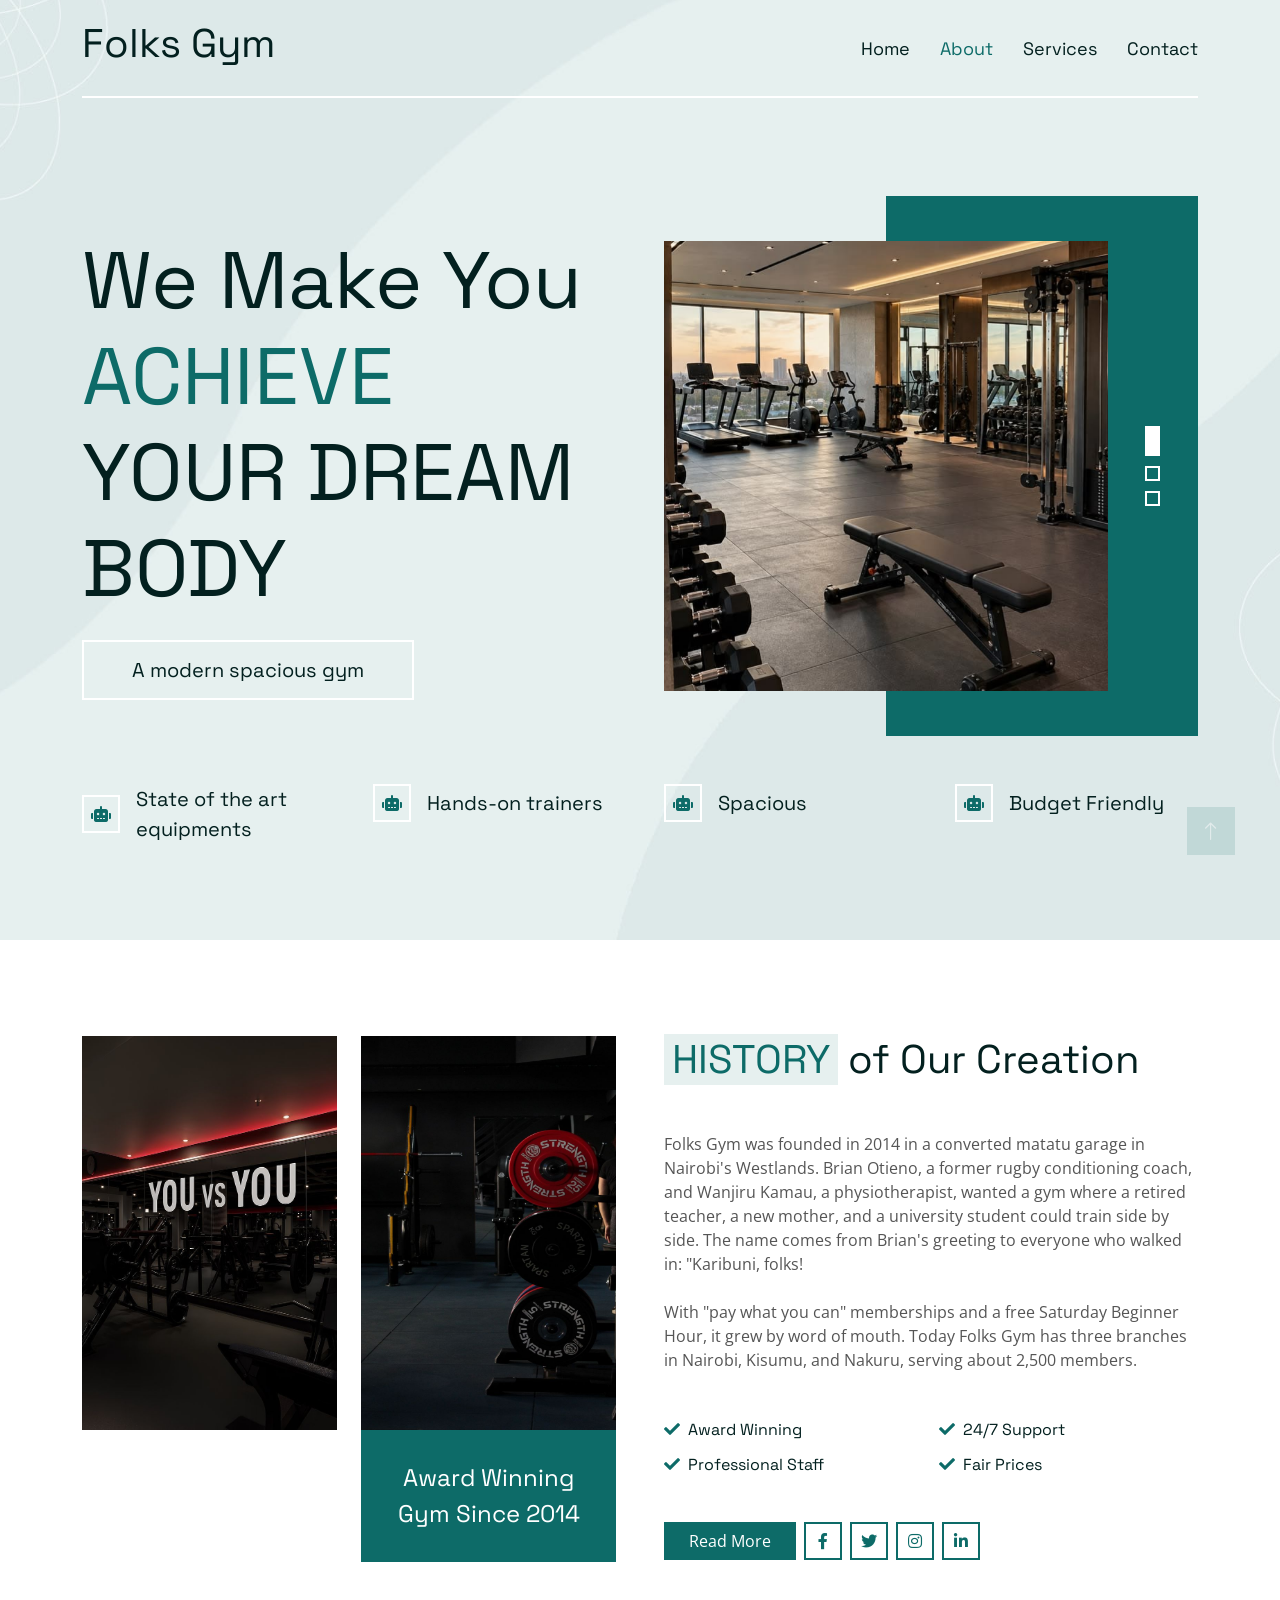
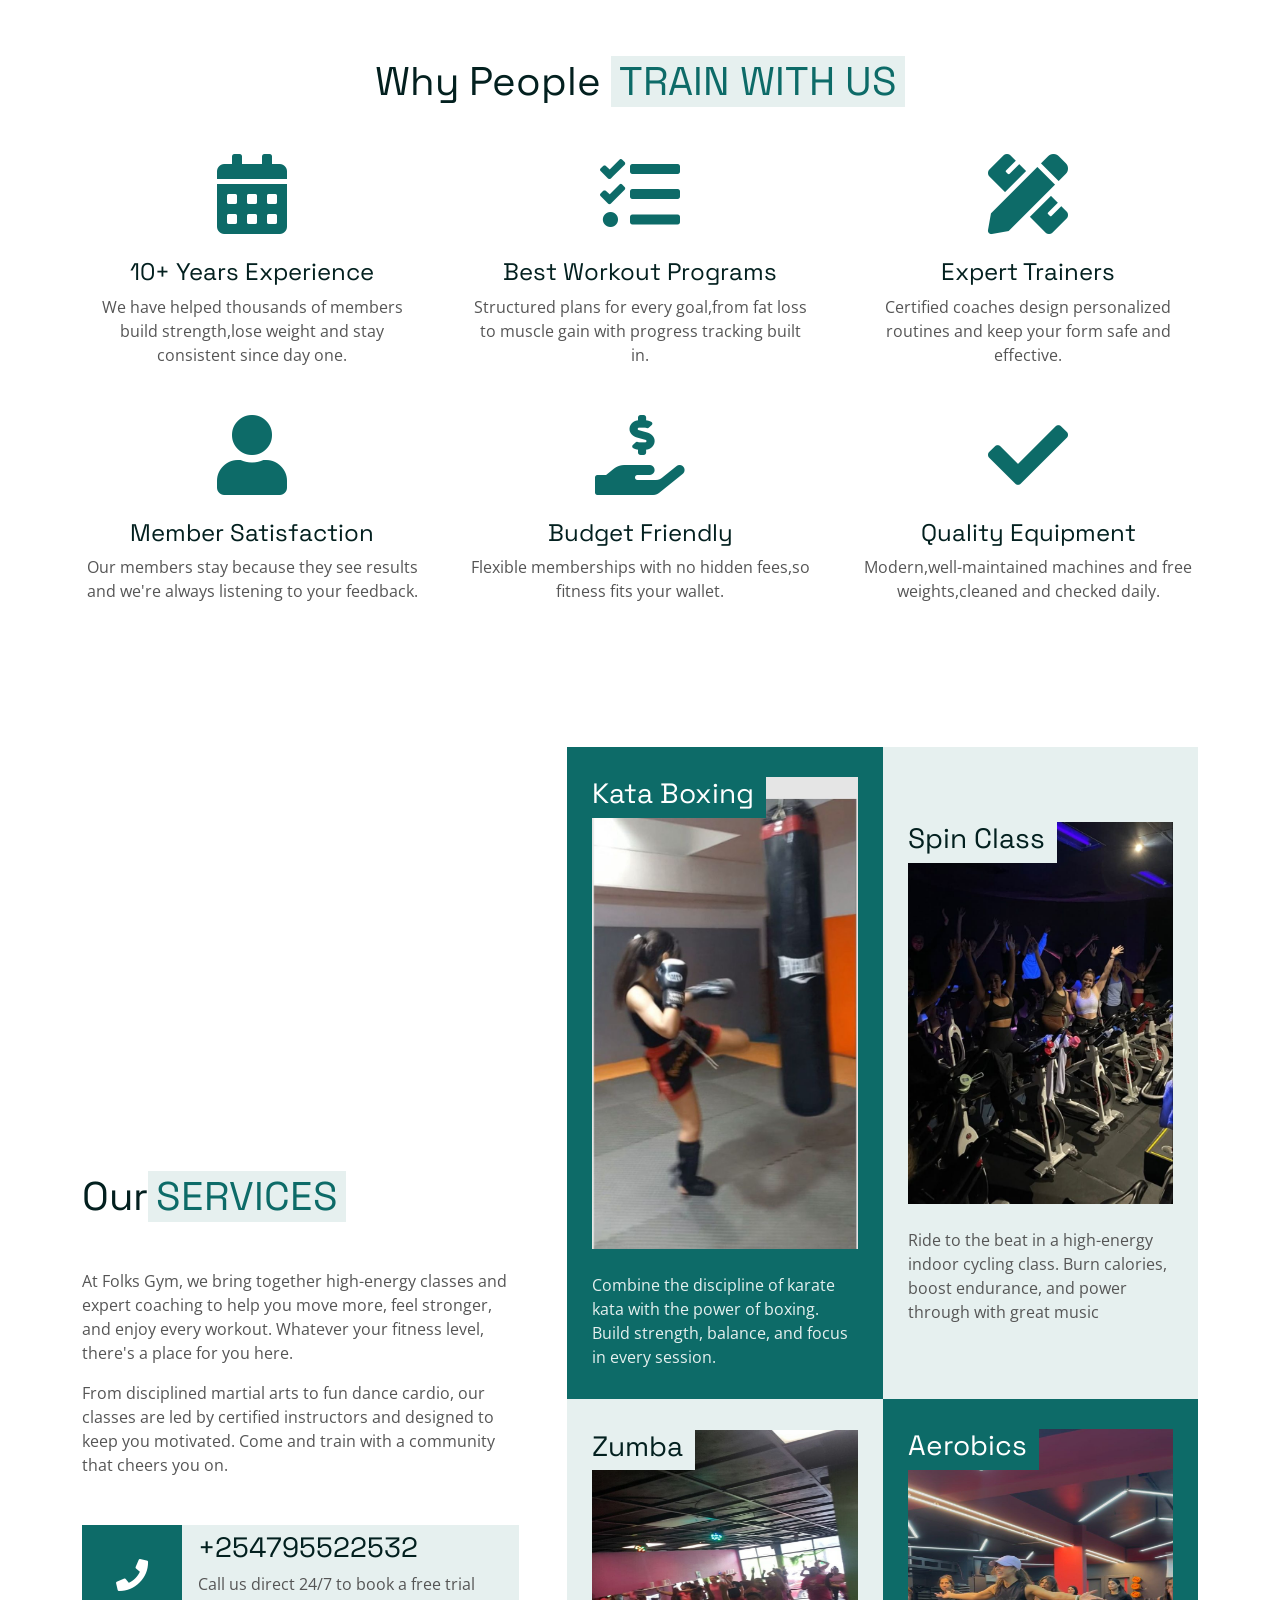
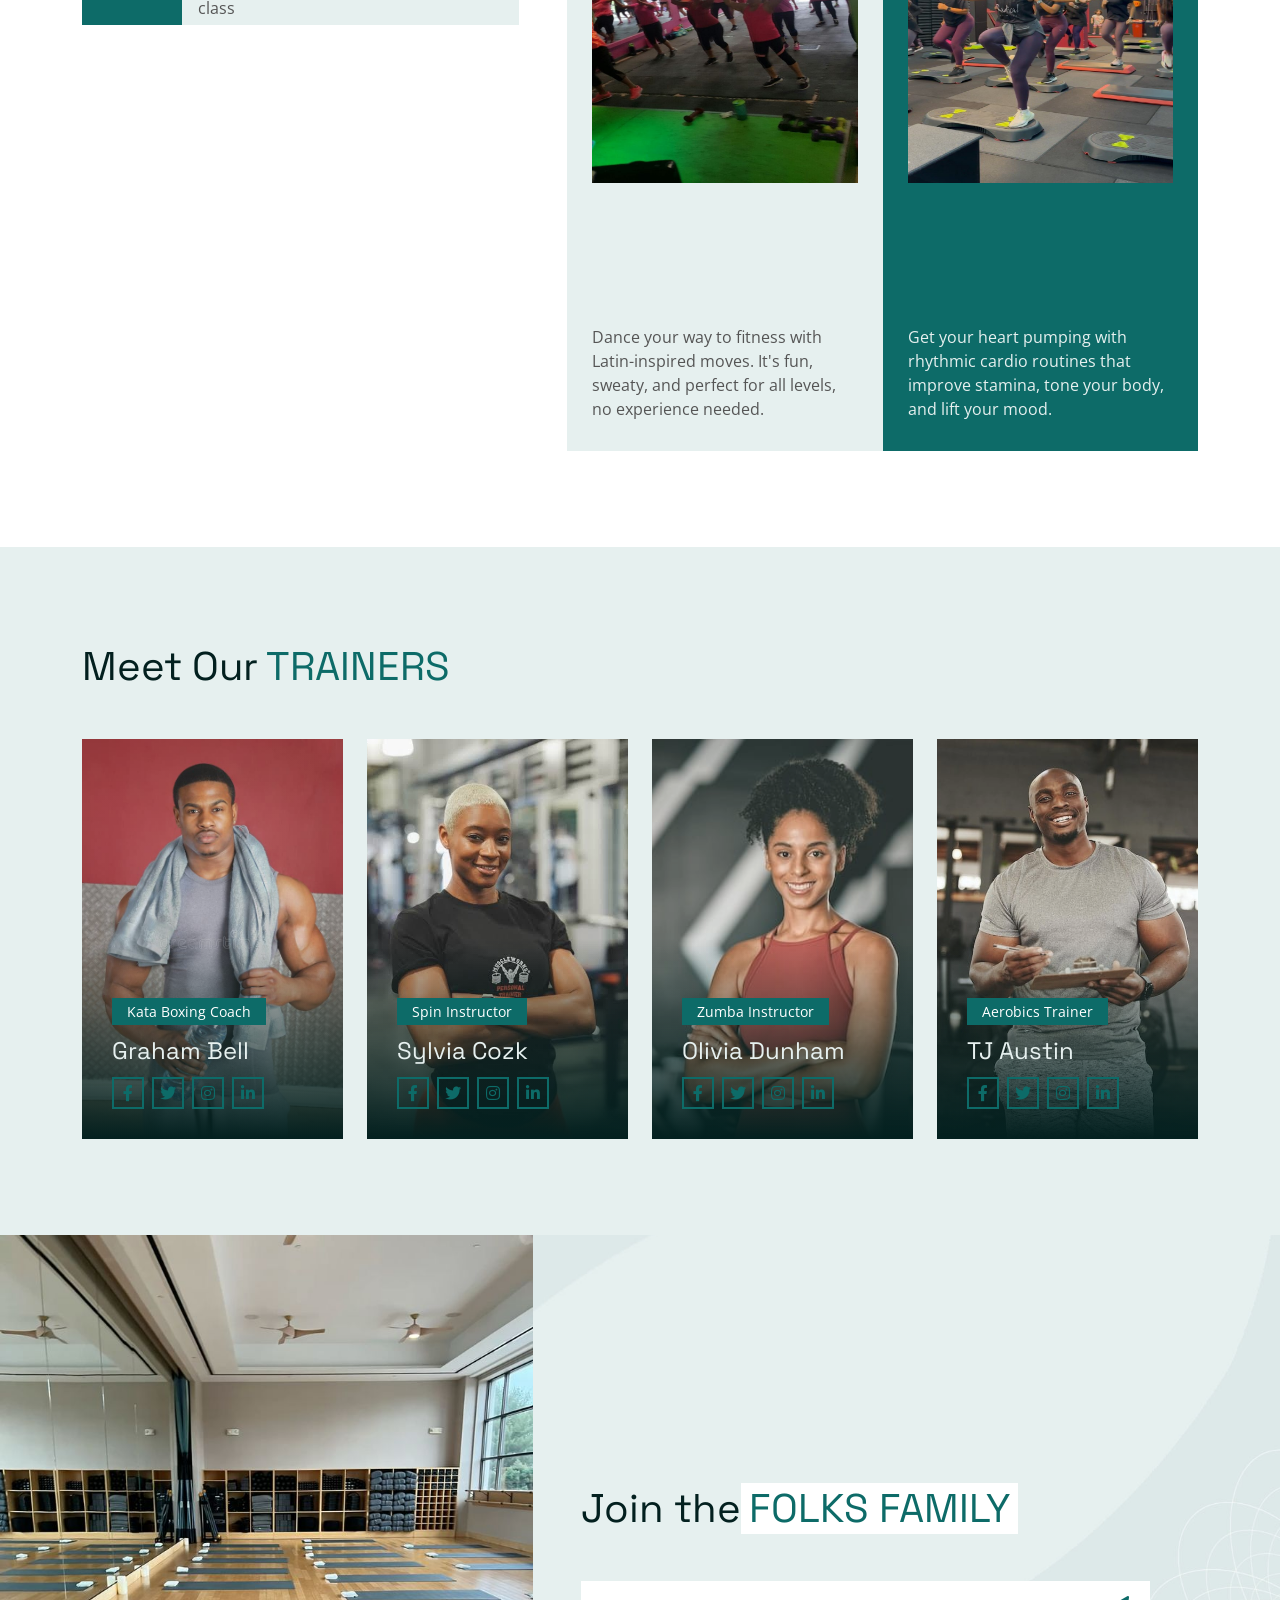
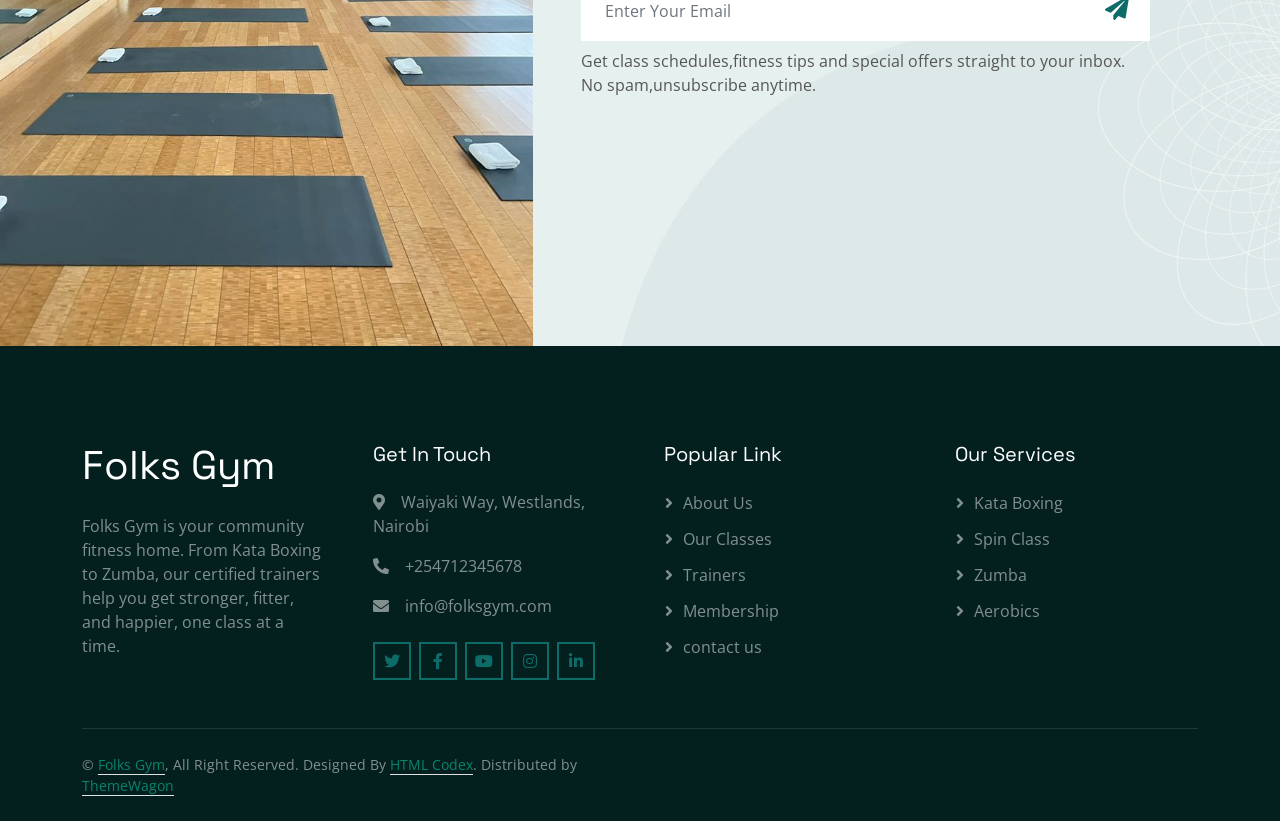
<file: index.html>
<!DOCTYPE html>
<html lang="en">

<head>
    <meta charset="utf-8">
    <title>Folks Gym</title>
    <meta content="width=device-width, initial-scale=1.0" name="viewport">
    <meta content="" name="keywords">
    <meta content="" name="description">

    <!-- Favicon -->
    <link href="img/favicon.ico" rel="icon">

     <!-- Google Web Fonts -->
    <link rel="preconnect" href="https://fonts.googleapis.com">
    <link rel="preconnect" href="https://fonts.gstatic.com" crossorigin>
    <link href="https://fonts.googleapis.com/css2?family=Open+Sans&family=Space+Grotesk&display=swap" rel="stylesheet">

    <!-- Icon Font Stylesheet -->
    <link href="https://cdnjs.cloudflare.com/ajax/libs/font-awesome/5.10.0/css/all.min.css" rel="stylesheet">
    <link href="https://cdn.jsdelivr.net/npm/bootstrap-icons@1.4.1/font/bootstrap-icons.css" rel="stylesheet">

    <!-- Libraries Stylesheet -->
    <link href="lib/animate/animate.min.css" rel="stylesheet">
    <link href="lib/owlcarousel/assets/owl.carousel.min.css" rel="stylesheet">

    <!-- Customized Bootstrap Stylesheet -->
    <link href="css/bootstrap.min.css" rel="stylesheet">

    <!-- Template Stylesheet -->
    <link href="css/style.css" rel="stylesheet">
</head>

<body>
    <!-- Spinner Start -->
    <div id="spinner"
        class="show bg-white position-fixed translate-middle w-100 vh-100 top-50 start-50 d-flex align-items-center justify-content-center">
        <div class="spinner-grow text-primary" style="width: 3rem; height: 3rem;" role="status">
            <span class="sr-only">Loading...</span>
        </div>
    </div>
    <!-- Spinner End -->

       <!-- Navbar Start -->
    <div class="container-fluid sticky-top">
        <div class="container">
            <nav class="navbar navbar-expand-lg navbar-light border-bottom border-2 border-white">
                <a href="index.html" class="navbar-brand">
                    <h1>Folks Gym</h1>
                </a>
                <button type="button" class="navbar-toggler ms-auto me-0" data-bs-toggle="collapse"
                    data-bs-target="#navbarCollapse">
                    <span class="navbar-toggler-icon"></span>
                </button>
                <div class="collapse navbar-collapse" id="navbarCollapse">
                    <div class="navbar-nav ms-auto">
                        <a href="index.html" class="nav-item nav-link">Home</a>
                        <a href="about.html" class="nav-item nav-link active">About</a>
                        <a href="service.html" class="nav-item nav-link">Services</a>
                        <div class="nav-item dropdown">
                            
                            <div class="dropdown-menu bg-light mt-2">
                            </div>
                        </div>
                        <a href="contact.html" class="nav-item nav-link">Contact</a>
                    </div>
                </div>
            </nav>
        </div>
    </div>
    <!-- Navbar End -->
   


    <!-- Hero Start -->
    <div class="container-fluid pb-5 hero-header bg-light mb-5">
        <div class="container py-5">
            <div class="row g-5 align-items-center mb-5">
                <div class="col-lg-6">
                    <h1 class="display-1 mb-4 animated slideInRight">We Make You <span class="text-primary">ACHIEVE</span>
                        YOUR DREAM BODY</h1>
                    <h5 class="d-inline-block border border-2 border-white py-3 px-5 mb-0 animated slideInRight">
                        A modern spacious gym</h5>
                </div>
                <div class="col-lg-6">
                    <div class="owl-carousel header-carousel animated fadeIn">
                        <img class="img-fluid" src="img/bench.jpeg" alt="">
                        <img class="img-fluid" src="img/carpet.jpeg" alt="">
                        <img class="img-fluid" src="img/weights.jpeg" alt="">
                    </div>
                </div>
            </div>
            <div class="row g-5 animated fadeIn">
                <div class="col-md-6 col-lg-3">
                    <div class="d-flex align-items-center">
                        <div class="flex-shrink-0 btn-square border border-2 border-white me-3">
                            <i class="fa fa-robot text-primary"></i>
                        </div>
                        <h5 class="lh-base mb-0">State of the art equipments</h5>
                    </div>
                </div>
                <div class="col-md-6 col-lg-3">
                    <div class="d-flex align-items-center">
                        <div class="flex-shrink-0 btn-square border border-2 border-white me-3">
                            <i class="fa fa-robot text-primary"></i>
                        </div>
                        <h5 class="lh-base mb-0">Hands-on trainers</h5>
                    </div>
                </div>
                <div class="col-md-6 col-lg-3">
                    <div class="d-flex align-items-center">
                        <div class="flex-shrink-0 btn-square border border-2 border-white me-3">
                            <i class="fa fa-robot text-primary"></i>
                        </div>
                        <h5 class="lh-base mb-0">Spacious</h5>
                    </div>
                </div>
                <div class="col-md-6 col-lg-3">
                    <div class="d-flex align-items-center">
                        <div class="flex-shrink-0 btn-square border border-2 border-white me-3">
                            <i class="fa fa-robot text-primary"></i>
                        </div>
                        <h5 class="lh-base mb-0">Budget Friendly</h5>
                    </div>
                </div>
            </div>
        </div>
    </div>
    <!-- Hero End -->


    <!-- About Start -->
    <div class="container-fluid py-5" id="about">
        <div class="container">
            <div class="row g-5">
                <div class="col-lg-6">
                    <div class="row">
                        <div class="col-6 wow fadeIn" data-wow-delay="0.1s">
                            <img class="img-fluid h-75 w-100" src="img/vision.jpeg" alt="">
                        </div>
                        <div class="col-6 wow fadeIn" data-wow-delay="0.3s">
                            <img class="img-fluid h-75 w-100" src="img/plates.jpeg" alt="">
                            <div class="h-25 d-flex align-items-center text-center bg-primary px-4">
                                <h4 class="text-white lh-base mb-0">Award Winning Gym Since 2014</h4>
                            </div>
                        </div>
                    </div>
                </div>
                <div class="col-lg-6 wow fadeIn" data-wow-delay="0.5s">
                    <h1 class="mb-5"><span class="text-uppercase text-primary bg-light px-2">History</span> of Our
                        Creation</h1>
                    <p class="mb-4">Folks Gym was founded in 2014 in a converted matatu garage in Nairobi's Westlands. Brian Otieno, a former rugby conditioning coach, and Wanjiru Kamau, a physiotherapist, wanted a gym where a retired teacher, a new mother, and a university student could train side by side. The name comes from Brian's greeting to everyone who walked in: "Karibuni, folks!</p>
                    <p class="mb-5">
With "pay what you can" memberships and a free Saturday Beginner Hour, it grew by word of mouth. Today Folks Gym has three branches in Nairobi, Kisumu, and Nakuru, serving about 2,500 members.</p>

                    <div class="row g-3">
                        <div class="col-sm-6">
                            <h6 class="mb-3"><i class="fa fa-check text-primary me-2"></i>Award Winning</h6>
                            <h6 class="mb-0"><i class="fa fa-check text-primary me-2"></i>Professional Staff</h6>
                        </div>
                        <div class="col-sm-6">
                            <h6 class="mb-3"><i class="fa fa-check text-primary me-2"></i>24/7 Support</h6>
                            <h6 class="mb-0"><i class="fa fa-check text-primary me-2"></i>Fair Prices</h6>
                        </div>
                    </div>
                    <div class="d-flex align-items-center mt-5">
                        <a class="btn btn-primary px-4 me-2" href="#!">Read More</a>
                        <a class="btn btn-outline-primary btn-square border-2 me-2" href="#!"><i
                                class="fab fa-facebook-f"></i></a>
                        <a class="btn btn-outline-primary btn-square border-2 me-2" href="#!"><i
                                class="fab fa-twitter"></i></a>
                        <a class="btn btn-outline-primary btn-square border-2 me-2" href="#!"><i
                                class="fab fa-instagram"></i></a>
                        <a class="btn btn-outline-primary btn-square border-2" href="#!"><i
                                class="fab fa-linkedin-in"></i></a>
                    </div>
                </div>
            </div>
        </div>
    </div>
    <!-- About End -->


    <!-- Feature Start -->
    <div class="container-fluid py-5">
        <div class="container">
            <div class="text-center wow fadeIn" data-wow-delay="0.1s">
                <h1 class="mb-5">Why People <span class="text-uppercase text-primary bg-light px-2">TRAIN WITH US</span>
                </h1>
            </div>
            <div class="row g-5 align-items-center text-center">
                <div class="col-md-6 col-lg-4 wow fadeIn" data-wow-delay="0.1s">
                    <i class="fa fa-calendar-alt fa-5x text-primary mb-4"></i>
                    <h4>10+ Years Experience</h4>
                    <p class="mb-0">We have helped thousands of members build strength,lose weight and stay consistent since day one.</p>
                        
                </div>
                <div class="col-md-6 col-lg-4 wow fadeIn" data-wow-delay="0.3s">
                    <i class="fa fa-tasks fa-5x text-primary mb-4"></i>
                    <h4>Best Workout Programs</h4>
                    <p class="mb-0">Structured plans for every goal,from fat loss to muscle gain with progress tracking built in.</p>
                </div>
                <div class="col-md-6 col-lg-4 wow fadeIn" data-wow-delay="0.5s">
                    <i class="fa fa-pencil-ruler fa-5x text-primary mb-4"></i>
                    <h4>Expert Trainers</h4>
                    <p class="mb-0">Certified coaches design personalized routines and keep your form safe and effective.</p>
                </div>
                <div class="col-md-6 col-lg-4 wow fadeIn" data-wow-delay="0.1s">
                    <i class="fa fa-user fa-5x text-primary mb-4"></i>
                    <h4>Member Satisfaction</h4>
                    <p class="mb-0">Our members stay because they see results and we're always listening to your feedback.</p>
                </div>
                <div class="col-md-6 col-lg-4 wow fadeIn" data-wow-delay="0.3s">
                    <i class="fa fa-hand-holding-usd fa-5x text-primary mb-4"></i>
                    <h4>Budget Friendly</h4>
                    <p class="mb-0">Flexible memberships with no hidden fees,so fitness fits your wallet.</p>
                </div>
                <div class="col-md-6 col-lg-4 wow fadeIn" data-wow-delay="0.5s">
                    <i class="fa fa-check fa-5x text-primary mb-4"></i>
                    <h4>Quality Equipment</h4>
                    <p class="mb-0">Modern,well-maintained machines and free weights,cleaned and checked daily.</p>
                </div>
            </div>
        </div>
    </div>
    <!-- Feature End -->
    <!-- Service Start -->
    <div class="container-fluid py-5" id="classes">
        <div class="container py-5">
            <div class="row g-5 align-items-center">
                <div class="col-lg-5 wow fadeIn" data-wow-delay="0.1s">
                    <h1 class="mb-5">Our<span
                            class="text-uppercase text-primary bg-light px-2">Services</span></h1>
                    <p>At Folks Gym, we bring together high-energy classes and expert coaching to help you move more, feel stronger, and enjoy every workout. Whatever your fitness level, there's a place for you here.</p>
                    <p class="mb-5">From disciplined martial arts to fun dance cardio, our classes are led by certified instructors and designed to keep you motivated. Come and train with a community that cheers you on.</p>
                    <div class="d-flex align-items-center bg-light">
                        <div class="btn-square flex-shrink-0 bg-primary" style="width: 100px; height: 100px;">
                            <i class="fa fa-phone fa-2x text-white"></i>
                        </div>
                        <div class="px-3">
                            <h3>+254795522532</h3>
                            <span>Call us direct 24/7 to book a free trial class</span>
                        </div>
                    </div>
                </div>
                <div class="col-lg-7">
                    <div class="row g-0">
                        <div class="col-md-6 wow fadeIn" data-wow-delay="0.2s">
                            <div class="service-item h-100 d-flex flex-column justify-content-center bg-primary">
                                <a href="#!" class="service-img position-relative mb-4">
                                    <img class="img-fluid w-100 h-80" src="img/kata boxing.jpeg" alt=""height="400px">
                                    <h3>Kata Boxing</h3>
                                </a>
                                <p class="mb-0">Combine the discipline of karate kata with the power of boxing. Build strength, balance, and focus in every session.</p>
                            </div>
                        </div>
                        <div class="col-md-6 wow fadeIn" data-wow-delay="0.4s">
                            <div class="service-item h-100 d-flex flex-column justify-content-center bg-light">
                                <a href="#!" class="service-img position-relative mb-4">
                                    <img class="img-fluid w-100 h-100" src="img/spinning class.jpeg" alt="">
                                    <h3>Spin Class</h3>
                                </a>
                                <p class="mb-0">Ride to the beat in a high-energy indoor cycling class. Burn calories, boost endurance, and power through with great music</p>
                            </div>
                        </div>
                        <div class="col-md-6 wow fadeIn" data-wow-delay="0.6s">
                            <div class="service-item h-100 d-flex flex-column justify-content-center bg-light">
                                <a href="#!" class="service-img position-relative mb-4">
                                    <img class="img-fluid w-100 h-75" src="img/zumba.jpeg" alt="">
                                    <h3>Zumba</h3>
                                </a>
                                <p class="mb-0">Dance your way to fitness with Latin-inspired moves. It's fun, sweaty, and perfect for all levels, no experience needed.</p>
                            </div>
                        </div>
                        <div class="col-md-6 wow fadeIn" data-wow-delay="0.8s">
                            <div class="service-item h-100 d-flex flex-column justify-content-center bg-primary">
                                <a href="#!" class="service-img position-relative mb-4">
                                    <img class="img-fluid w-100 h-75" src="img/aerobics.jpeg" alt="">
                                    <h3>Aerobics</h3>
                                </a>
                                <p class="mb-0">Get your heart pumping with rhythmic cardio routines that improve stamina, tone your body, and lift your mood.</p>
                            </div>
                        </div>
                    </div>
                </div>
            </div>
        </div>
    </div>
    <!-- Service End -->


    <!-- Team Start -->
    <div class="container-fluid bg-light py-5" id="trainers">
        <div class="container py-5">
            <h1 class="mb-5">Meet Our<span class="text-uppercase text-primary bg-light px-2">Trainers</span>
            </h1>
            <div class="row g-4">
                <div class="col-md-6 col-lg-3 wow fadeIn" data-wow-delay="0.1s">
                    <div class="team-item position-relative overflow-hidden">
                        <img class="img-fluid w-100"style="height: 400px; object-fit: cover;"src="img/kata boxing 2.jpeg" alt="">
                        <div class="team-overlay">
                            <small class="mb-2">Kata Boxing Coach</small>
                            <h4 class="lh-base text-light">Graham Bell</h4>
                            <div class="d-flex justify-content-center">
                                <a class="btn btn-outline-primary btn-sm-square border-2 me-2" href="#!">
                                    <i class="fab fa-facebook-f"></i>
                                </a>
                                <a class="btn btn-outline-primary btn-sm-square border-2 me-2" href="#!">
                                    <i class="fab fa-twitter"></i>
                                </a>
                                <a class="btn btn-outline-primary btn-sm-square border-2 me-2" href="#!">
                                    <i class="fab fa-instagram"></i>
                                </a>
                                <a class="btn btn-outline-primary btn-sm-square border-2 me-2" href="#!">
                                    <i class="fab fa-linkedin-in"></i>
                                </a>
                            </div>
                        </div>
                    </div>
                </div>
                <div class="col-md-6 col-lg-3 wow fadeIn" data-wow-delay="0.3s">
                    <div class="team-item position-relative overflow-hidden">
                        <img class="img-fluid w-100"style="height: 400px; object-fit: cover;"src="img/spin.jpeg" alt="">
                        <div class="team-overlay">
                            <small class="mb-2">Spin Instructor</small>
                            <h4 class="lh-base text-light">Sylvia Cozk</h4>
                            <div class="d-flex justify-content-center">
                                <a class="btn btn-outline-primary btn-sm-square border-2 me-2" href="#!">
                                    <i class="fab fa-facebook-f"></i>
                                </a>
                                <a class="btn btn-outline-primary btn-sm-square border-2 me-2" href="#!">
                                    <i class="fab fa-twitter"></i>
                                </a>
                                <a class="btn btn-outline-primary btn-sm-square border-2 me-2" href="#!">
                                    <i class="fab fa-instagram"></i>
                                </a>
                                <a class="btn btn-outline-primary btn-sm-square border-2 me-2" href="#!">
                                    <i class="fab fa-linkedin-in"></i>
                                </a>
                            </div>
                        </div>
                    </div>
                </div>
                <div class="col-md-6 col-lg-3 wow fadeIn" data-wow-delay="0.5s">
                    <div class="team-item position-relative overflow-hidden">
                        <img class="img-fluid w-100" style="height: 400px; object-fit: cover;" src="img/zumba 2.jpeg" alt="">
                        <div class="team-overlay">
                            <small class="mb-2">Zumba Instructor</small>
                            <h4 class="lh-base text-light">Olivia Dunham</h4>
                            <div class="d-flex justify-content-center">
                                <a class="btn btn-outline-primary btn-sm-square border-2 me-2" href="#!">
                                    <i class="fab fa-facebook-f"></i>
                                </a>
                                <a class="btn btn-outline-primary btn-sm-square border-2 me-2" href="#!">
                                    <i class="fab fa-twitter"></i>
                                </a>
                                <a class="btn btn-outline-primary btn-sm-square border-2 me-2" href="#!">
                                    <i class="fab fa-instagram"></i>
                                </a>
                                <a class="btn btn-outline-primary btn-sm-square border-2 me-2" href="#!">
                                    <i class="fab fa-linkedin-in"></i>
                                </a>
                            </div>
                        </div>
                    </div>
                </div>
                <div class="col-md-6 col-lg-3 wow fadeIn" data-wow-delay="0.7s">
                    <div class="team-item position-relative overflow-hidden">
                        <img class="img-fluid w-100"style="height: 400px; object-fit: cover;"src="img/aerobics instructor.jpeg" alt="">
                        <div class="team-overlay">
                            <small class="mb-2">Aerobics Trainer</small>
                            <h4 class="lh-base text-light">TJ Austin</h4>
                            <div class="d-flex justify-content-center">
                                <a class="btn btn-outline-primary btn-sm-square border-2 me-2" href="#!">
                                    <i class="fab fa-facebook-f"></i>
                                </a>
                                <a class="btn btn-outline-primary btn-sm-square border-2 me-2" href="#!">
                                    <i class="fab fa-twitter"></i>
                                </a>
                                <a class="btn btn-outline-primary btn-sm-square border-2 me-2" href="#!">
                                    <i class="fab fa-instagram"></i>
                                </a>
                                <a class="btn btn-outline-primary btn-sm-square border-2 me-2" href="#!">
                                    <i class="fab fa-linkedin-in"></i>
                                </a>
                            </div>
                        </div>
                    </div>
                </div>
            </div>
        </div>
    </div>
    <!-- Team End -->


   <!-- Testimonial Start
    <div class="container-xxl py-5">
        <div class="container py-5">
            <div class="row justify-content-center">
                <div class="col-md-12 col-lg-9">
                    <div class="owl-carousel testimonial-carousel wow fadeIn" data-wow-delay="0.2s">
                        <div class="testimonial-item">
                            <div class="row g-5 align-items-center">
                                <div class="col-md-6">
                                    <div class="testimonial-img">
                                        <img class="img-fluid" src="img/testimonial-1.jpg" alt="">
                                    </div>
                                </div>
                                <div class="col-md-6">
                                    <div class="testimonial-text pb-5 pb-md-0">
                                        <h3>Sustainable Material</h3>
                                        <p>Aliqu diam amet diam et eos labore. Clita erat ipsum et lorem et sit, sed
                                            stet no labore lorem sit. Sanctus clita duo justo et tempor eirmod magna
                                            dolore erat
                                            amet</p>
                                        <h5 class="mb-0">Boris Johnson</h5>
                                    </div>
                                </div>
                            </div>
                        </div>
                        <div class="testimonial-item">
                            <div class="row g-5 align-items-center">
                                <div class="col-md-6">
                                    <div class="testimonial-img">
                                        <img class="img-fluid" src="img/testimonial-2.jpg" alt="">
                                    </div>
                                </div>
                                <div class="col-md-6">
                                    <div class="testimonial-text pb-5 pb-md-0">
                                        <h3>Customer Satisfaction</h3>
                                        <p>Clita erat ipsum et lorem et sit, sed
                                            stet no labore lorem sit. Sanctus clita duo justo et tempor eirmod magna
                                            dolore erat
                                            amet</p>
                                        <h5 class="mb-0">Alexander Bell</h5>
                                    </div>
                                </div>
                            </div>
                        </div>
                        <div class="testimonial-item">
                            <div class="row g-5 align-items-center">
                                <div class="col-md-6">
                                    <div class="testimonial-img">
                                        <img class="img-fluid" src="img/testimonial-3.jpg" alt="">
                                    </div>
                                </div>
                                <div class="col-md-6">
                                    <div class="testimonial-text pb-5 pb-md-0">
                                        <h3>Budget Friendly</h3>
                                        <p>Diam amet diam et eos labore. Clita erat ipsum et lorem et sit, sed
                                            stet no labore lorem sit. Sanctus clita duo justo et tempor eirmod magna
                                            dolore erat
                                            amet</p>
                                        <h5 class="mb-0">Bradley Gordon</h5>
                                    </div>
                                </div>
                            </div>
                        </div>
                    </div>
                </div>
            </div>
        </div>
    </div>
    Testimonial End -->


    <!-- Newsletter Start -->
    <div class="container-fluid bg-primary newsletter p-0" id="membership">
        <div class="container p-0">
            <div class="row g-0 align-items-center">
                <div class="col-md-5 ps-lg-0 text-start wow fadeIn" data-wow-delay="0.2s">
                    <img class="img-fluid w-100" src="img/news.jpeg" alt="">
                </div>
                <div class="col-md-7 py-5 newsletter-text wow fadeIn" data-wow-delay="0.5s">
                    <div class="p-5">
                        <h1 class="mb-5">Join the<span
                                class="text-uppercase text-primary bg-white px-2">Folks Family</span></h1>
                        <div class="position-relative w-100 mb-2">
                            <input class="form-control border-0 w-100 ps-4 pe-5" type="text"
                                placeholder="Enter Your Email" style="height: 60px;">
                            <button type="button" class="btn shadow-none position-absolute top-0 end-0 mt-2 me-2"><i
                                    class="fa fa-paper-plane text-primary fs-4"></i></button>
                        </div>
                        <p class="mb-0">Get class schedules,fitness tips and special offers straight to your inbox. No spam,unsubscribe anytime.</p>
                    </div>
                </div>
            </div>
        </div>
    </div>
    <!-- Newsletter End -->


    <!-- Footer Start -->
    <div class="container-fluid bg-dark text-white-50 footer pt-5">
        <div class="container py-5">
            <div class="row g-5">
                <div class="col-md-6 col-lg-3 wow fadeIn" data-wow-delay="0.1s">
                    <a href="index.html" class="d-inline-block mb-3">
                        <h1 class="text-white">Folks Gym</h1>
                    </a>
                    <p class="mb-0">Folks Gym is your community fitness home. From Kata Boxing to Zumba, our certified trainers help you get stronger, fitter, and happier, one class at a time.</p>
                </div>
                <div class="col-md-6 col-lg-3 wow fadeIn" data-wow-delay="0.3s">
                    <h5 class="text-white mb-4">Get In Touch</h5>
                    <p><i class="fa fa-map-marker-alt me-3"></i>Waiyaki Way, Westlands, Nairobi</p>
                    <p><i class="fa fa-phone-alt me-3"></i>+254712345678</p>
                    <p><i class="fa fa-envelope me-3"></i>info@folksgym.com</p>
                    <div class="d-flex pt-2">
                        <a class="btn btn-outline-primary btn-square border-2 me-2" href="#!"><i
                                class="fab fa-twitter"></i></a>
                        <a class="btn btn-outline-primary btn-square border-2 me-2" href="#!"><i
                                class="fab fa-facebook-f"></i></a>
                        <a class="btn btn-outline-primary btn-square border-2 me-2" href="#!"><i
                                class="fab fa-youtube"></i></a>
                        <a class="btn btn-outline-primary btn-square border-2 me-2" href="#!"><i
                                class="fab fa-instagram"></i></a>
                        <a class="btn btn-outline-primary btn-square border-2 me-2" href="#!"><i
                                class="fab fa-linkedin-in"></i></a>
                    </div>
                </div>
                <div class="col-md-6 col-lg-3 wow fadeIn" data-wow-delay="0.5s">
                    <h5 class="text-white mb-4">Popular Link</h5>
                    <a class="btn btn-link" href="#about">About Us</a>
                    <a class="btn btn-link" href="#classes">Our Classes</a>
                    <a class="btn btn-link" href="#trainers">Trainers</a>
                    <a class="btn btn-link" href="#membership">Membership</a>
                    <a class="btn btn-link" href="#!">contact us</a>
                </div>
                <div class="col-md-6 col-lg-3 wow fadeIn" data-wow-delay="0.7s">
                    <h5 class="text-white mb-4">Our Services</h5>
                    <a class="btn btn-link" href="#!">Kata Boxing</a>
                    <a class="btn btn-link" href="#!">Spin Class</a>
                    <a class="btn btn-link" href="#!">Zumba</a>
                    <a class="btn btn-link" href="#!">Aerobics</a>
                </div>
            </div>
        </div>
        <div class="container wow fadeIn" data-wow-delay="0.1s">
            <div class="copyright">
                <div class="row">
                    <div class="col-md-6 text-center text-md-start mb-3 mb-md-0">
                        &copy; <a class="border-bottom" href="#!">Folks Gym</a>, All Right Reserved.

                        <!--/*** This template is free as long as you keep the below author’s credit link/attribution link/backlink. ***/-->
                        <!--/*** If you'd like to use the template without the below author’s credit link/attribution link/backlink, ***/-->
                        <!--/*** you can purchase the Credit Removal License from "https://htmlcodex.com/credit-removal". ***/-->
                        Designed By <a class="border-bottom" href="https://htmlcodex.com">HTML Codex</a>. Distributed by
                        <a class="border-bottom" href="https://themewagon.com" target="_blank">ThemeWagon</a>
                    </div>
                    <!-- <div class="col-md-6 text-center text-md-end">
                        <div class="footer-menu">
                            <a href="#!">Home</a>
                            <a href="#!">Cookies</a>
                            <a href="#!">Help</a>
                            <a href="#!">FAQs</a>
                        </div>
                    </div> -->
                </div>
            </div>
        </div>
    </div>
    <!-- Footer End -->


    <!-- Back to Top -->
    <a href="#!" class="btn btn-lg btn-primary btn-lg-square back-to-top"><i class="bi bi-arrow-up"></i></a>


    <!-- JavaScript Libraries -->
    <script src="https://ajax.googleapis.com/ajax/libs/jquery/3.6.1/jquery.min.js"></script>
    <script src="https://cdn.jsdelivr.net/npm/bootstrap@5.0.0/dist/js/bootstrap.bundle.min.js"></script>
    <script src="lib/wow/wow.min.js"></script>
    <script src="lib/easing/easing.min.js"></script>
    <script src="lib/waypoints/waypoints.min.js"></script>
    <script src="lib/owlcarousel/owl.carousel.min.js"></script>

    <!-- Template Javascript -->
    <script src="js/main.js"></script>
</body>

</html>
</file>
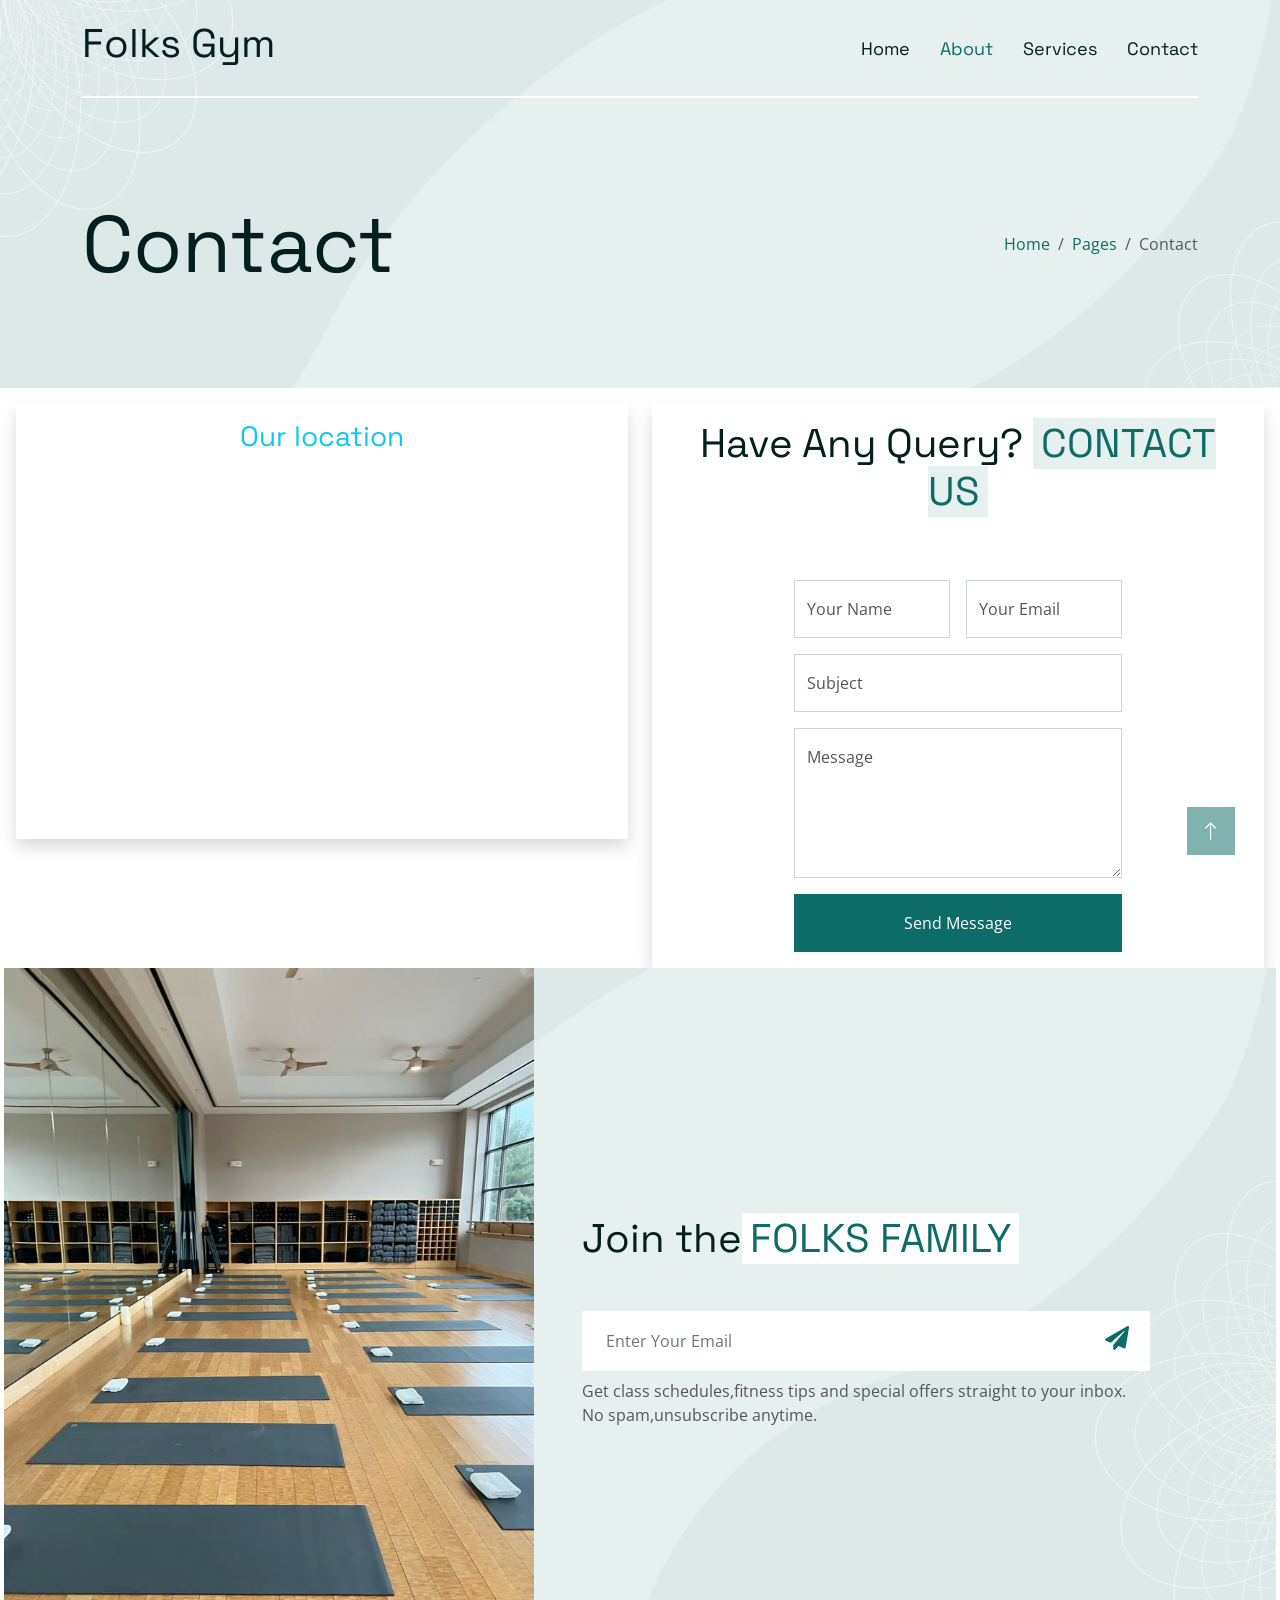
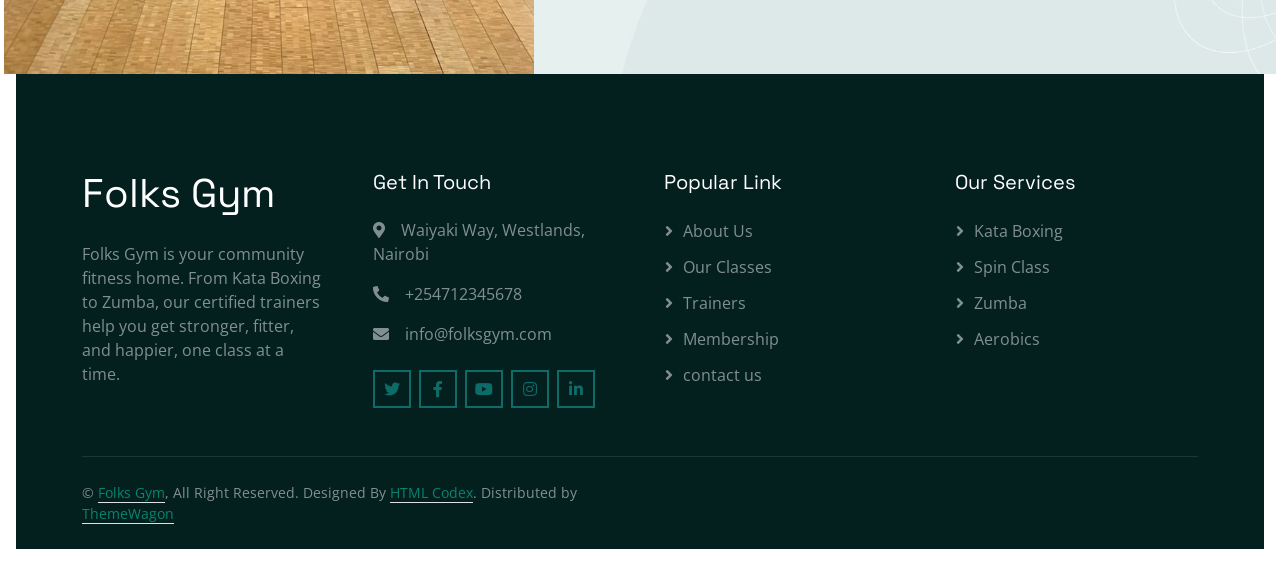
<file: contact.html>
<!DOCTYPE html>
<html lang="en">

<head>
    <meta charset="utf-8">
    <title>iSTUDIO - Interior Design Website Template Free</title>
    <meta content="width=device-width, initial-scale=1.0" name="viewport">
    <meta content="" name="keywords">
    <meta content="" name="description">

    <!-- Favicon -->
    <link href="img/favicon.ico" rel="icon">

    <!-- Google Web Fonts -->
    <link rel="preconnect" href="https://fonts.googleapis.com">
    <link rel="preconnect" href="https://fonts.gstatic.com" crossorigin>
    <link href="https://fonts.googleapis.com/css2?family=Open+Sans&family=Space+Grotesk&display=swap" rel="stylesheet">

    <!-- Icon Font Stylesheet -->
    <link href="https://cdnjs.cloudflare.com/ajax/libs/font-awesome/5.10.0/css/all.min.css" rel="stylesheet">
    <link href="https://cdn.jsdelivr.net/npm/bootstrap-icons@1.4.1/font/bootstrap-icons.css" rel="stylesheet">

    <!-- Libraries Stylesheet -->
    <link href="lib/animate/animate.min.css" rel="stylesheet">
    <link href="lib/owlcarousel/assets/owl.carousel.min.css" rel="stylesheet">

    <!-- Customized Bootstrap Stylesheet -->
    <link href="css/bootstrap.min.css" rel="stylesheet">

    <!-- Template Stylesheet -->
    <link href="css/style.css" rel="stylesheet">
</head>

<body>
    <!-- Spinner Start -->
    <div id="spinner"
        class="show bg-white position-fixed translate-middle w-100 vh-100 top-50 start-50 d-flex align-items-center justify-content-center">
        <div class="spinner-grow text-primary" style="width: 3rem; height: 3rem;" role="status">
            <span class="sr-only">Loading...</span>
        </div>
    </div>
    <!-- Spinner End -->

      <!-- Navbar Start -->
    <div class="container-fluid sticky-top">
        <div class="container">
            <nav class="navbar navbar-expand-lg navbar-light border-bottom border-2 border-white">
                <a href="index.html" class="navbar-brand">
                    <h1>Folks Gym</h1>
                </a>
                <button type="button" class="navbar-toggler ms-auto me-0" data-bs-toggle="collapse"
                    data-bs-target="#navbarCollapse">
                    <span class="navbar-toggler-icon"></span>
                </button>
                <div class="collapse navbar-collapse" id="navbarCollapse">
                    <div class="navbar-nav ms-auto">
                        <a href="index.html" class="nav-item nav-link">Home</a>
                        <a href="about.html" class="nav-item nav-link active">About</a>
                        <a href="service.html" class="nav-item nav-link">Services</a>
                        <div class="nav-item dropdown">
                            
                            <div class="dropdown-menu bg-light mt-2">
                                
                               
                            </div>
                        </div>
                        <a href="contact.html" class="nav-item nav-link">Contact</a>
                    </div>
                </div>
            </nav>
        </div>
    </div>
    <!-- Navbar End -->
   


    <!-- Hero Start -->
    <div class="container-fluid pb-5 bg-primary hero-header">
        <div class="container py-5">
            <div class="row g-3 align-items-center">
                <div class="col-lg-6 text-center text-lg-start">
                    <h1 class="display-1 mb-0 animated slideInLeft">Contact</h1>
                </div>
                <div class="col-lg-6 animated slideInRight">
                    <nav aria-label="breadcrumb">
                        <ol class="breadcrumb justify-content-center justify-content-lg-end mb-0">
                            <li class="breadcrumb-item"><a class="text-primary" href="#!">Home</a></li>
                            <li class="breadcrumb-item"><a class="text-primary" href="#!">Pages</a></li>
                            <li class="breadcrumb-item text-secondary active" aria-current="page">Contact</li>
                        </ol>
                    </nav>
                </div>
            </div>
        </div>
    </div>
    <!-- Hero End -->


    <!-- Contact Start -->
      <div class="container-fluid p-3">
        <div class="row">
        <!-- column 1-->
               <div class="col-md-6">
     <div class="shadow rounded p-3">
      <h3 class="text-info text-center">Our location</h3>
      <iframe src="https://www.google.com/maps/embed?pb=!1m18!1m12!1m3!1d63821.250650903115!2d36.64107733630103!3d-1.2765022081181145!2m3!1f0!2f0!3f0!3m2!1i1024!2i768!4f13.1!3m3!1m2!1s0x182f1ea5ad4fe155%3A0x215e2ddcb2d7142f!2sKinoo!5e0!3m2!1sen!2ske!4v1791437899220!5m2!1sen!2ske" class="w-100" height="355" style="border:0;" allowfullscreen="" loading="lazy" referrerpolicy="strict-origin-when-cross-origin"></iframe>
     </div>
      </div>
        <!-- column 2 -->
    <div class="col-md-6">
        <div class="shadow rounded p-3">
            <div class="text-center wow fadeIn" data-wow-delay="0.1s">
                <h1 class="mb-5">Have Any Query? <span class="text-uppercase text-primary bg-light px-2">Contact
                        Us</span></h1>
            </div>
            <div class="row justify-content-center">
                <div class="col-lg-7">
                         <a href="https://htmlcodex.com/contact-form"></a></p>
                    <div class="wow fadeIn" data-wow-delay="0.3s">
                        <form>
                            <div class="row g-3">
                                <div class="col-md-6">
                                    <div class="form-floating">
                                        <input type="text" class="form-control" id="name" placeholder="Your Name">
                                        <label for="name">Your Name</label>
                                    </div>
                                </div>
                                <div class="col-md-6">
                                    <div class="form-floating">
                                        <input type="email" class="form-control" id="email" placeholder="Your Email">
                                        <label for="email">Your Email</label>
                                    </div>
                                </div>
                                <div class="col-12">
                                    <div class="form-floating">
                                        <input type="text" class="form-control" id="subject" placeholder="Subject">
                                        <label for="subject">Subject</label>
                                    </div>
                                </div>
                                <div class="col-12">
                                    <div class="form-floating">
                                        <textarea class="form-control" placeholder="Leave a message here" id="message"
                                            style="height: 150px"></textarea>
                                        <label for="message">Message</label>
                                    </div>
                                </div>
                                <div class="col-12">
                                    <button class="btn btn-primary w-100 py-3" type="submit">Send Message</button>
                                </div>
                            </div>
                        </form>
                    </div>
                </div>
             </div>
             <!-- <div class="container mt-3">
             <div class="row">
              </div>
             </div>
               <div class="container mt-3">
              </div class="row"> -->
        </div>
       </div>
      <!-- Contact End -->


     <!-- Newsletter Start -->
     <div class="container-fluid bg-primary newsletter p-0" id="membership">
        <div class="container p-0">
            <div class="row g-0 align-items-center">
                <div class="col-md-5 ps-lg-0 text-start wow fadeIn" data-wow-delay="0.2s">
                    <img class="img-fluid w-100" src="img/news.jpeg" alt="">
                </div>
                <div class="col-md-7 py-5 newsletter-text wow fadeIn" data-wow-delay="0.5s">
                    <div class="p-5">
                        <h1 class="mb-5">Join the<span
                                class="text-uppercase text-primary bg-white px-2">Folks Family</span></h1>
                        <div class="position-relative w-100 mb-2">
                            <input class="form-control border-0 w-100 ps-4 pe-5" type="text"
                                placeholder="Enter Your Email" style="height: 60px;">
                            <button type="button" class="btn shadow-none position-absolute top-0 end-0 mt-2 me-2"><i
                                    class="fa fa-paper-plane text-primary fs-4"></i></button>
                        </div>
                        <p class="mb-0">Get class schedules,fitness tips and special offers straight to your inbox. No spam,unsubscribe anytime.</p>
                    </div>
                </div>
            </div>
        </div>
    </div>
        </div>
    <!-- Newsletter End -->


    <!-- Footer Start -->
    <div class="container-fluid bg-dark text-white-50 footer pt-5">
        <div class="container py-5">
            <div class="row g-5">
                <div class="col-md-6 col-lg-3 wow fadeIn" data-wow-delay="0.1s">
                    <a href="index.html" class="d-inline-block mb-3">
                        <h1 class="text-white">Folks Gym</h1>
                    </a>
                    <p class="mb-0">Folks Gym is your community fitness home. From Kata Boxing to Zumba, our certified trainers help you get stronger, fitter, and happier, one class at a time.</p>
                </div>
                <div class="col-md-6 col-lg-3 wow fadeIn" data-wow-delay="0.3s">
                    <h5 class="text-white mb-4">Get In Touch</h5>
                    <p><i class="fa fa-map-marker-alt me-3"></i>Waiyaki Way, Westlands, Nairobi</p>
                    <p><i class="fa fa-phone-alt me-3"></i>+254712345678</p>
                    <p><i class="fa fa-envelope me-3"></i>info@folksgym.com</p>
                    <div class="d-flex pt-2">
                        <a class="btn btn-outline-primary btn-square border-2 me-2" href="#!"><i
                                class="fab fa-twitter"></i></a>
                        <a class="btn btn-outline-primary btn-square border-2 me-2" href="#!"><i
                                class="fab fa-facebook-f"></i></a>
                        <a class="btn btn-outline-primary btn-square border-2 me-2" href="#!"><i
                                class="fab fa-youtube"></i></a>
                        <a class="btn btn-outline-primary btn-square border-2 me-2" href="#!"><i
                                class="fab fa-instagram"></i></a>
                        <a class="btn btn-outline-primary btn-square border-2 me-2" href="#!"><i
                                class="fab fa-linkedin-in"></i></a>
                    </div>
                </div>
                <div class="col-md-6 col-lg-3 wow fadeIn" data-wow-delay="0.5s">
                    <h5 class="text-white mb-4">Popular Link</h5>
                    <a class="btn btn-link" href="#about">About Us</a>
                    <a class="btn btn-link" href="#classes">Our Classes</a>
                    <a class="btn btn-link" href="#trainers">Trainers</a>
                    <a class="btn btn-link" href="#membership">Membership</a>
                    <a class="btn btn-link" href="#!">contact us</a>
                </div>
                <div class="col-md-6 col-lg-3 wow fadeIn" data-wow-delay="0.7s">
                    <h5 class="text-white mb-4">Our Services</h5>
                    <a class="btn btn-link" href="#!">Kata Boxing</a>
                    <a class="btn btn-link" href="#!">Spin Class</a>
                    <a class="btn btn-link" href="#!">Zumba</a>
                    <a class="btn btn-link" href="#!">Aerobics</a>
                </div>
            </div>
        </div>
        <div class="container wow fadeIn" data-wow-delay="0.1s">
            <div class="copyright">
                <div class="row">
                    <div class="col-md-6 text-center text-md-start mb-3 mb-md-0">
                        &copy; <a class="border-bottom" href="#!">Folks Gym</a>, All Right Reserved.

                        <!--/*** This template is free as long as you keep the below author’s credit link/attribution link/backlink. ***/-->
                        <!--/*** If you'd like to use the template without the below author’s credit link/attribution link/backlink, ***/-->
                        <!--/*** you can purchase the Credit Removal License from "https://htmlcodex.com/credit-removal". ***/-->
                        Designed By <a class="border-bottom" href="https://htmlcodex.com">HTML Codex</a>. Distributed by
                        <a class="border-bottom" href="https://themewagon.com" target="_blank">ThemeWagon</a>
                    </div>
                    <!-- <div class="col-md-6 text-center text-md-end">
                        <div class="footer-menu">
                            <a href="#!">Home</a>
                            <a href="#!">Cookies</a>
                            <a href="#!">Help</a>
                            <a href="#!">FAQs</a>
                        </div>
                    </div> -->
                </div>
            </div>
        </div>
    </div>
    <!-- Footer End -->


    <!-- Back to Top -->
    <a href="#!" class="btn btn-lg btn-primary btn-lg-square back-to-top"><i class="bi bi-arrow-up"></i></a>


    <!-- JavaScript Libraries -->
    <script src="https://ajax.googleapis.com/ajax/libs/jquery/3.6.1/jquery.min.js"></script>
    <script src="https://cdn.jsdelivr.net/npm/bootstrap@5.0.0/dist/js/bootstrap.bundle.min.js"></script>
    <script src="lib/wow/wow.min.js"></script>
    <script src="lib/easing/easing.min.js"></script>
    <script src="lib/waypoints/waypoints.min.js"></script>
    <script src="lib/owlcarousel/owl.carousel.min.js"></script>

    <!-- Template Javascript -->
    <script src="js/main.js"></script>
</body>

</html>
</file>
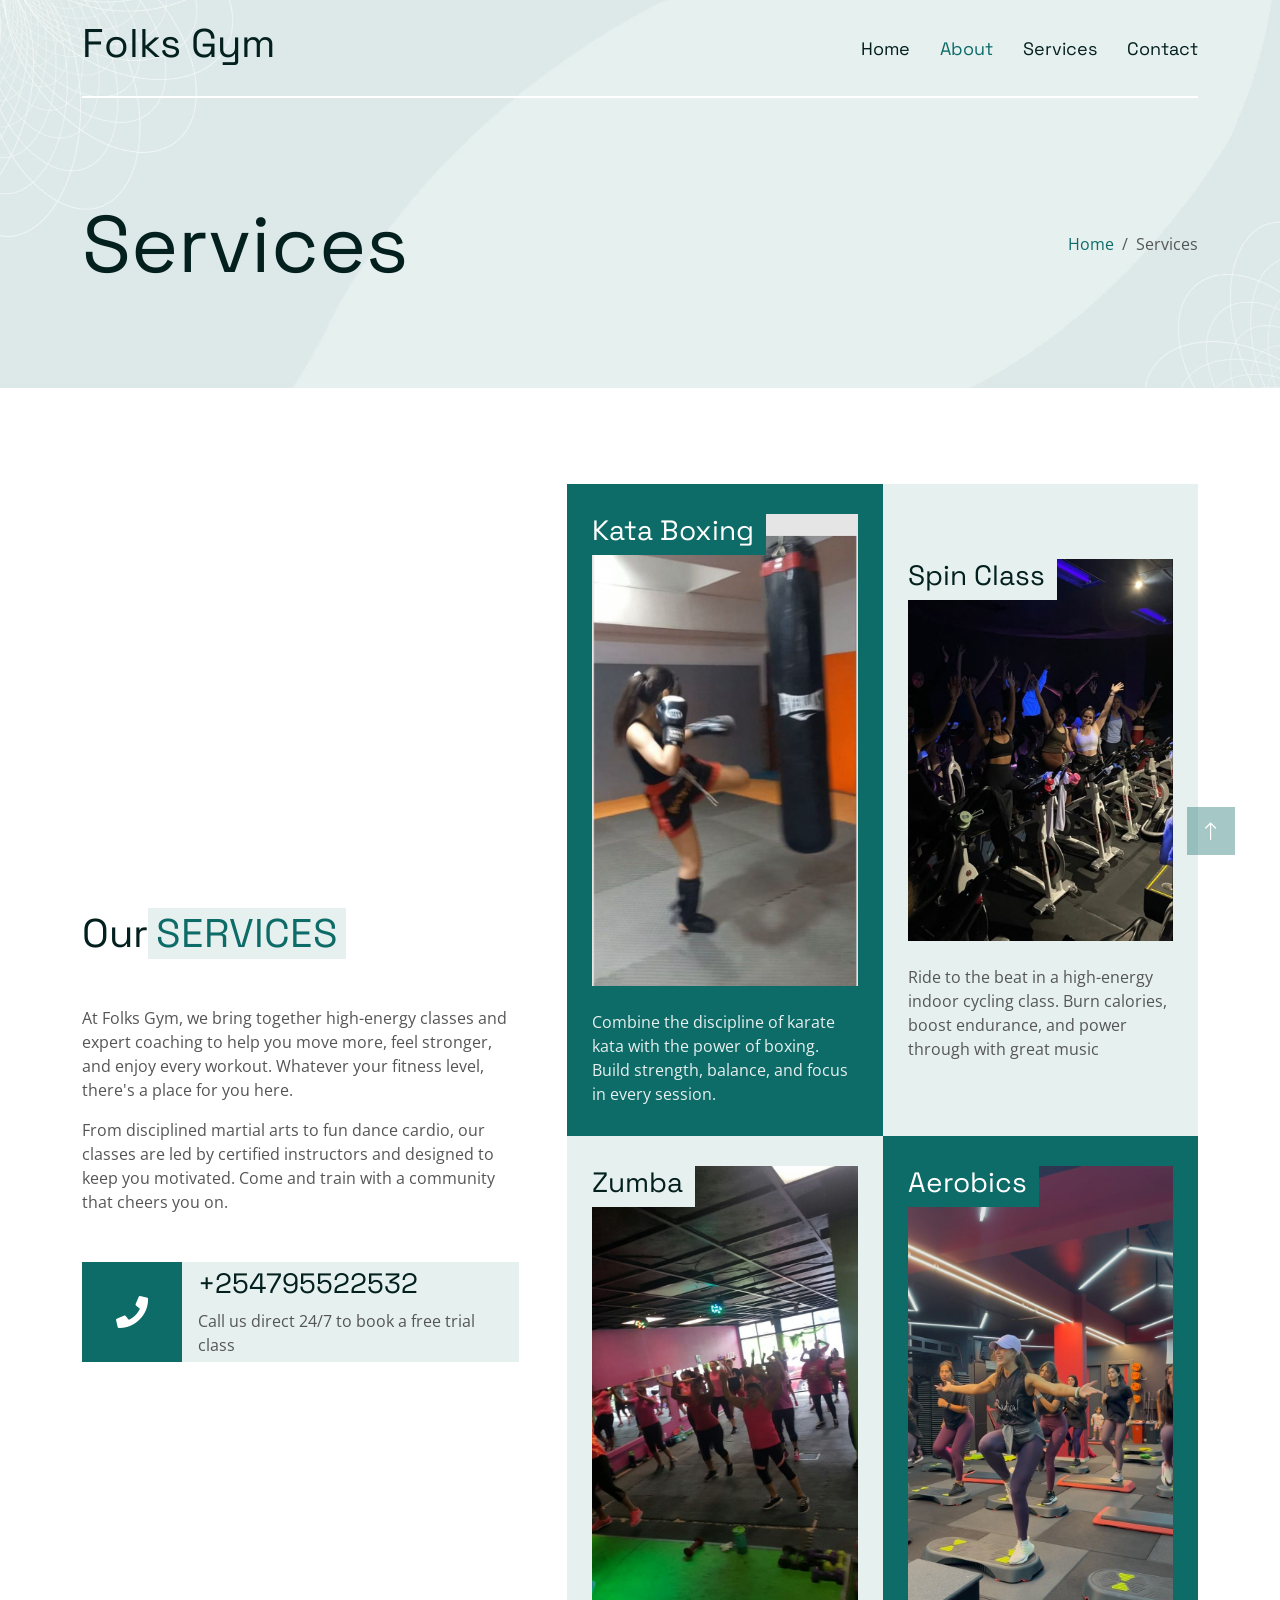
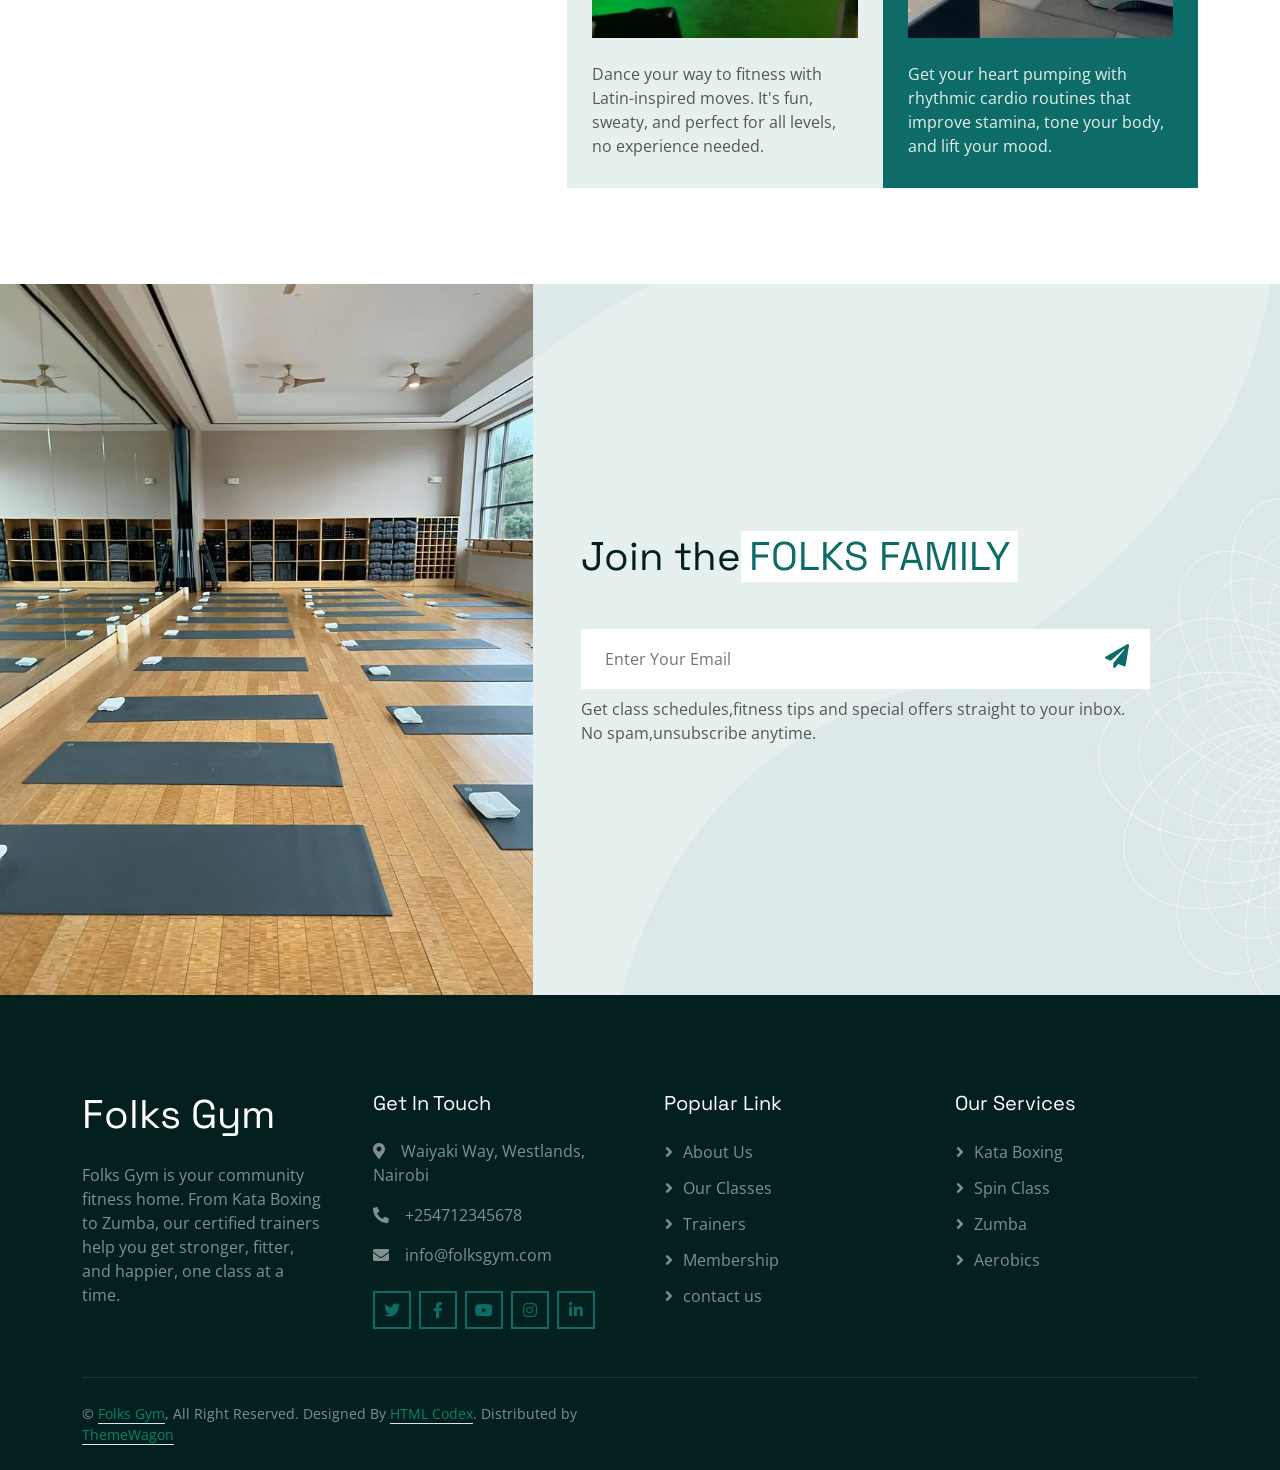
<file: service.html>
<!DOCTYPE html>
<html lang="en">

<head>
    <meta charset="utf-8">
    <title>iSTUDIO - Interior Design Website Template Free</title>
    <meta content="width=device-width, initial-scale=1.0" name="viewport">
    <meta content="" name="keywords">
    <meta content="" name="description">

    <!-- Favicon -->
    <link href="img/favicon.ico" rel="icon">

    <!-- Google Web Fonts -->
    <link rel="preconnect" href="https://fonts.googleapis.com">
    <link rel="preconnect" href="https://fonts.gstatic.com" crossorigin>
    <link href="https://fonts.googleapis.com/css2?family=Open+Sans&family=Space+Grotesk&display=swap" rel="stylesheet">

    <!-- Icon Font Stylesheet -->
    <link href="https://cdnjs.cloudflare.com/ajax/libs/font-awesome/5.10.0/css/all.min.css" rel="stylesheet">
    <link href="https://cdn.jsdelivr.net/npm/bootstrap-icons@1.4.1/font/bootstrap-icons.css" rel="stylesheet">

    <!-- Libraries Stylesheet -->
    <link href="lib/animate/animate.min.css" rel="stylesheet">
    <link href="lib/owlcarousel/assets/owl.carousel.min.css" rel="stylesheet">

    <!-- Customized Bootstrap Stylesheet -->
    <link href="css/bootstrap.min.css" rel="stylesheet">

    <!-- Template Stylesheet -->
    <link href="css/style.css" rel="stylesheet">
</head>

<body>
    <!-- Spinner Start -->
    <div id="spinner"
        class="show bg-white position-fixed translate-middle w-100 vh-100 top-50 start-50 d-flex align-items-center justify-content-center">
        <div class="spinner-grow text-primary" style="width: 3rem; height: 3rem;" role="status">
            <span class="sr-only">Loading...</span>
        </div>
    </div>
    <!-- Spinner End -->

    <!-- Navbar Start -->
    <div class="container-fluid sticky-top">
        <div class="container">
            <nav class="navbar navbar-expand-lg navbar-light border-bottom border-2 border-white">
                <a href="index.html" class="navbar-brand">
                    <h1>Folks Gym</h1>
                </a>
                <button type="button" class="navbar-toggler ms-auto me-0" data-bs-toggle="collapse"
                    data-bs-target="#navbarCollapse">
                    <span class="navbar-toggler-icon"></span>
                </button>
                <div class="collapse navbar-collapse" id="navbarCollapse">
                    <div class="navbar-nav ms-auto">
                        <a href="index.html" class="nav-item nav-link">Home</a>
                        <a href="about.html" class="nav-item nav-link active">About</a>
                        <a href="service.html" class="nav-item nav-link">Services</a>
                        <div class="nav-item dropdown">
                            
                            <div class="dropdown-menu bg-light mt-2">
                            </div>
                        </div>
                        <a href="contact.html" class="nav-item nav-link">Contact</a>
                    </div>
                </div>
            </nav>
        </div>
    </div>
    <!-- Navbar End -->
   
    <!-- Hero Start -->
    <div class="container-fluid pb-5 bg-primary hero-header">
        <div class="container py-5">
            <div class="row g-3 align-items-center">
                <div class="col-lg-6 text-center text-lg-start">
                    <h1 class="display-1 mb-0 animated slideInLeft">Services</h1>
                </div>
                <div class="col-lg-6 animated slideInRight">
                    <nav aria-label="breadcrumb">
                        <ol class="breadcrumb justify-content-center justify-content-lg-end mb-0">
                            <li class="breadcrumb-item"><a class="text-primary" href="#!">Home</a></li>
                            <li class="breadcrumb-item text-secondary active" aria-current="page">Services</li>
                        </ol>
                    </nav>
                </div>
            </div>
        </div>
    </div>
    <!-- Hero End -->

        <!-- Service Start -->
    <div class="container-fluid py-5" id="classes">
        <div class="container py-5">
            <div class="row g-5 align-items-center">
                <div class="col-lg-5 wow fadeIn" data-wow-delay="0.1s">
                    <h1 class="mb-5">Our<span
                            class="text-uppercase text-primary bg-light px-2">Services</span></h1>
                    <p>At Folks Gym, we bring together high-energy classes and expert coaching to help you move more, feel stronger, and enjoy every workout. Whatever your fitness level, there's a place for you here.</p>
                    <p class="mb-5">From disciplined martial arts to fun dance cardio, our classes are led by certified instructors and designed to keep you motivated. Come and train with a community that cheers you on.</p>
                    <div class="d-flex align-items-center bg-light">
                        <div class="btn-square flex-shrink-0 bg-primary" style="width: 100px; height: 100px;">
                            <i class="fa fa-phone fa-2x text-white"></i>
                        </div>
                        <div class="px-3">
                            <h3>+254795522532</h3>
                            <span>Call us direct 24/7 to book a free trial class</span>
                        </div>
                    </div>
                </div>
                <div class="col-lg-7">
                    <div class="row g-0">
                        <div class="col-md-6 wow fadeIn" data-wow-delay="0.2s">
                            <div class="service-item h-100 d-flex flex-column justify-content-center bg-primary">
                                <a href="#!" class="service-img position-relative mb-4">
                                    <img class="img-fluid w-100" src="img/kata boxing.jpeg" alt=""height="400px">
                                    <h3>Kata Boxing</h3>
                                </a>
                                <p class="mb-0">Combine the discipline of karate kata with the power of boxing. Build strength, balance, and focus in every session.</p>
                            </div>
                        </div>
                        <div class="col-md-6 wow fadeIn" data-wow-delay="0.4s">
                            <div class="service-item h-100 d-flex flex-column justify-content-center bg-light">
                                <a href="#!" class="service-img position-relative mb-4">
                                    <img class="img-fluid w-100" src="img/spinning class.jpeg" alt="">
                                    <h3>Spin Class</h3>
                                </a>
                                <p class="mb-0">Ride to the beat in a high-energy indoor cycling class. Burn calories, boost endurance, and power through with great music</p>
                            </div>
                        </div>
                        <div class="col-md-6 wow fadeIn" data-wow-delay="0.6s">
                            <div class="service-item h-100 d-flex flex-column justify-content-center bg-light">
                                <a href="#!" class="service-img position-relative mb-4">
                                    <img class="img-fluid w-100" src="img/zumba.jpeg" alt="">
                                    <h3>Zumba</h3>
                                </a>
                                <p class="mb-0">Dance your way to fitness with Latin-inspired moves. It's fun, sweaty, and perfect for all levels, no experience needed.</p>
                            </div>
                        </div>
                        <div class="col-md-6 wow fadeIn" data-wow-delay="0.8s">
                            <div class="service-item h-100 d-flex flex-column justify-content-center bg-primary">
                                <a href="#!" class="service-img position-relative mb-4">
                                    <img class="img-fluid w-100" src="img/aerobics.jpeg" alt="">
                                    <h3>Aerobics</h3>
                                </a>
                                <p class="mb-0">Get your heart pumping with rhythmic cardio routines that improve stamina, tone your body, and lift your mood.</p>
                            </div>
                        </div>
                    </div>
                </div>
            </div>
        </div>
    </div>
    <!-- Service End -->
    

         <!-- Testimonial Start
    <div class="container-xxl pb-5">
        <div class="container pb-5">
            <div class="row justify-content-center">
                <div class="col-md-12 col-lg-9">
                    <div class="owl-carousel testimonial-carousel wow fadeIn" data-wow-delay="0.2s">
                        <div class="testimonial-item">
                            <div class="row g-5 align-items-center">
                                <div class="col-md-6">
                                    <div class="testimonial-img">
                                        <img class="img-fluid" src="img/testimonial-1.jpg" alt="">
                                    </div>
                                </div>
                                <div class="col-md-6">
                                    <div class="testimonial-text pb-5 pb-md-0">
                                        <h3>Sustainable Material</h3>
                                        <p>Aliqu diam amet diam et eos labore. Clita erat ipsum et lorem et sit, sed
                                            stet no labore lorem sit. Sanctus clita duo justo et tempor eirmod magna
                                            dolore erat
                                            amet</p>
                                        <h5 class="mb-0">Boris Johnson</h5>
                                    </div>
                                </div>
                            </div>
                        </div>
                        <div class="testimonial-item">
                            <div class="row g-5 align-items-center">
                                <div class="col-md-6">
                                    <div class="testimonial-img">
                                        <img class="img-fluid" src="img/testimonial-2.jpg" alt="">
                                    </div>
                                </div>
                                <div class="col-md-6">
                                    <div class="testimonial-text pb-5 pb-md-0">
                                        <h3>Customer Satisfaction</h3>
                                        <p>Clita erat ipsum et lorem et sit, sed
                                            stet no labore lorem sit. Sanctus clita duo justo et tempor eirmod magna
                                            dolore erat
                                            amet</p>
                                        <h5 class="mb-0">Alexander Bell</h5>
                                    </div>
                                </div>
                            </div>
                        </div>
                        <div class="testimonial-item">
                            <div class="row g-5 align-items-center">
                                <div class="col-md-6">
                                    <div class="testimonial-img">
                                        <img class="img-fluid" src="img/testimonial-3.jpg" alt="">
                                    </div>
                                </div>
                                <div class="col-md-6">
                                    <div class="testimonial-text pb-5 pb-md-0">
                                        <h3>Budget Friendly</h3>
                                        <p>Diam amet diam et eos labore. Clita erat ipsum et lorem et sit, sed
                                            stet no labore lorem sit. Sanctus clita duo justo et tempor eirmod magna
                                            dolore erat
                                            amet</p>
                                        <h5 class="mb-0">Bradley Gordon</h5>
                                    </div>
                                </div>
                            </div>
                        </div>
                    </div>
                </div>
            </div>
        </div>
    </div>
     Testimonial End -->


     <!-- Newsletter Start -->
    <div class="container-fluid bg-primary newsletter p-0" id="membership">
        <div class="container p-0">
            <div class="row g-0 align-items-center">
                <div class="col-md-5 ps-lg-0 text-start wow fadeIn" data-wow-delay="0.2s">
                    <img class="img-fluid w-100" src="img/news.jpeg" alt="">
                </div>
                <div class="col-md-7 py-5 newsletter-text wow fadeIn" data-wow-delay="0.5s">
                    <div class="p-5">
                        <h1 class="mb-5">Join the<span
                                class="text-uppercase text-primary bg-white px-2">Folks Family</span></h1>
                        <div class="position-relative w-100 mb-2">
                            <input class="form-control border-0 w-100 ps-4 pe-5" type="text"
                                placeholder="Enter Your Email" style="height: 60px;">
                            <button type="button" class="btn shadow-none position-absolute top-0 end-0 mt-2 me-2"><i
                                    class="fa fa-paper-plane text-primary fs-4"></i></button>
                        </div>
                        <p class="mb-0">Get class schedules,fitness tips and special offers straight to your inbox. No spam,unsubscribe anytime.</p>
                    </div>
                </div>
            </div>
        </div>
    </div>
    <!-- Newsletter End -->


    <!-- Footer Start -->
    <div class="container-fluid bg-dark text-white-50 footer pt-5">
        <div class="container py-5">
            <div class="row g-5">
                <div class="col-md-6 col-lg-3 wow fadeIn" data-wow-delay="0.1s">
                    <a href="index.html" class="d-inline-block mb-3">
                        <h1 class="text-white">Folks Gym</h1>
                    </a>
                    <p class="mb-0">Folks Gym is your community fitness home. From Kata Boxing to Zumba, our certified trainers help you get stronger, fitter, and happier, one class at a time.</p>
                </div>
                <div class="col-md-6 col-lg-3 wow fadeIn" data-wow-delay="0.3s">
                    <h5 class="text-white mb-4">Get In Touch</h5>
                    <p><i class="fa fa-map-marker-alt me-3"></i>Waiyaki Way, Westlands, Nairobi</p>
                    <p><i class="fa fa-phone-alt me-3"></i>+254712345678</p>
                    <p><i class="fa fa-envelope me-3"></i>info@folksgym.com</p>
                    <div class="d-flex pt-2">
                        <a class="btn btn-outline-primary btn-square border-2 me-2" href="#!"><i
                                class="fab fa-twitter"></i></a>
                        <a class="btn btn-outline-primary btn-square border-2 me-2" href="#!"><i
                                class="fab fa-facebook-f"></i></a>
                        <a class="btn btn-outline-primary btn-square border-2 me-2" href="#!"><i
                                class="fab fa-youtube"></i></a>
                        <a class="btn btn-outline-primary btn-square border-2 me-2" href="#!"><i
                                class="fab fa-instagram"></i></a>
                        <a class="btn btn-outline-primary btn-square border-2 me-2" href="#!"><i
                                class="fab fa-linkedin-in"></i></a>
                    </div>
                </div>
                <div class="col-md-6 col-lg-3 wow fadeIn" data-wow-delay="0.5s">
                    <h5 class="text-white mb-4">Popular Link</h5>
                    <a class="btn btn-link" href="#about">About Us</a>
                    <a class="btn btn-link" href="#classes">Our Classes</a>
                    <a class="btn btn-link" href="#trainers">Trainers</a>
                    <a class="btn btn-link" href="#membership">Membership</a>
                    <a class="btn btn-link" href="#!">contact us</a>
                </div>
                <div class="col-md-6 col-lg-3 wow fadeIn" data-wow-delay="0.7s">
                    <h5 class="text-white mb-4">Our Services</h5>
                    <a class="btn btn-link" href="#!">Kata Boxing</a>
                    <a class="btn btn-link" href="#!">Spin Class</a>
                    <a class="btn btn-link" href="#!">Zumba</a>
                    <a class="btn btn-link" href="#!">Aerobics</a>
                </div>
            </div>
        </div>
        <div class="container wow fadeIn" data-wow-delay="0.1s">
            <div class="copyright">
                <div class="row">
                    <div class="col-md-6 text-center text-md-start mb-3 mb-md-0">
                        &copy; <a class="border-bottom" href="#!">Folks Gym</a>, All Right Reserved.

                        <!--/*** This template is free as long as you keep the below author’s credit link/attribution link/backlink. ***/-->
                        <!--/*** If you'd like to use the template without the below author’s credit link/attribution link/backlink, ***/-->
                        <!--/*** you can purchase the Credit Removal License from "https://htmlcodex.com/credit-removal". ***/-->
                        Designed By <a class="border-bottom" href="https://htmlcodex.com">HTML Codex</a>. Distributed by
                        <a class="border-bottom" href="https://themewagon.com" target="_blank">ThemeWagon</a>
                    </div>
                    <!-- <div class="col-md-6 text-center text-md-end">
                        <div class="footer-menu">
                            <a href="#!">Home</a>
                            <a href="#!">Cookies</a>
                            <a href="#!">Help</a>
                            <a href="#!">FAQs</a>
                        </div>
                    </div> -->
                </div>
            </div>
        </div>
    </div>
    <!-- Footer End -->


    <!-- Back to Top -->
    <a href="#!" class="btn btn-lg btn-primary btn-lg-square back-to-top"><i class="bi bi-arrow-up"></i></a>


    <!-- JavaScript Libraries -->
    <script src="https://ajax.googleapis.com/ajax/libs/jquery/3.6.1/jquery.min.js"></script>
    <script src="https://cdn.jsdelivr.net/npm/bootstrap@5.0.0/dist/js/bootstrap.bundle.min.js"></script>
    <script src="lib/wow/wow.min.js"></script>
    <script src="lib/easing/easing.min.js"></script>
    <script src="lib/waypoints/waypoints.min.js"></script>
    <script src="lib/owlcarousel/owl.carousel.min.js"></script>

    <!-- Template Javascript -->
    <script src="js/main.js"></script>
</body>

</html>
</file>
<file: css/style.css>
/********** Template CSS **********/

/*** Spinner ***/
#spinner {
    opacity: 0;
    visibility: hidden;
    transition: opacity .5s ease-out, visibility 0s linear .5s;
    z-index: 99999;
}

#spinner.show {
    transition: opacity .5s ease-out, visibility 0s linear 0s;
    visibility: visible;
    opacity: 1;
}

.back-to-top {
    position: fixed;
    display: none;
    right: 45px;
    bottom: 45px;
    z-index: 99;
}

/*** Button ***/
.btn {
    transition: .5s;
}

.btn-square {
    width: 38px;
    height: 38px;
}

.btn-sm-square {
    width: 32px;
    height: 32px;
}

.btn-lg-square {
    width: 48px;
    height: 48px;
}

.btn-square,
.btn-sm-square,
.btn-lg-square {
    padding: 0;
    display: flex;
    align-items: center;
    justify-content: center;
    font-weight: normal;
}


/*** Navbar ***/
.sticky-top {
    top: -150px;
    transition: .5s;
}

.navbar {
    padding: 15px 0;
    font-family: "Space Grotesk", sans-serif;
    font-size: 18px;
}

.navbar .navbar-nav .nav-link {
    margin-left: 30px;
    padding: 0;
    outline: none;
    color: var(--bs-dark);
}

.navbar .navbar-nav .nav-link:hover,
.navbar .navbar-nav .nav-link.active {
    color: var(--bs-primary)
}

.navbar .dropdown-toggle::after {
    border: none;
    content: "\f107";
    font-family: "Font Awesome 5 Free";
    font-weight: 900;
    vertical-align: middle;
    margin-left: 8px;
}

.navbar .dropdown-menu .dropdown-item:hover,
.navbar .dropdown-menu .dropdown-item.active {
    color: var(--bs-white);
    background: var(--bs-primary);
}

@media (max-width: 991.98px) {
    .navbar .navbar-nav .nav-link  {
        margin-left: 0;
        padding: 10px 0;
    }
}

@media (min-width: 992px) {
    .navbar .nav-item .dropdown-menu {
        display: block;
        border: none;
        margin-top: 0;
        top: 150%;
        opacity: 0;
        visibility: hidden;
        transition: .5s;
    }

    .navbar .nav-item:hover .dropdown-menu {
        top: 100%;
        visibility: visible;
        transition: .5s;
        opacity: 1;
    }
}


/*** Hero Header ***/
.hero-header {
    margin-top: -100px;
    padding-top: 150px;
    background: url(../img/hero-bg.jpg) top center no-repeat;
    background-size: cover;
}

.hero-header .breadcrumb-item+.breadcrumb-item::before {
    color: var(--light);
}

.header-carousel {
    position: relative;
    padding: 45px 90px 45px 0;
}

.header-carousel::before {
    position: absolute;
    content: "";
    top: 0;
    right: 0;
    width: calc(50% + 45px);
    height: 100%;
    background: var(--bs-primary);
    z-index: -1;
}

.header-carousel .owl-dots {
    position: absolute;
    top: 50%;
    right: 38px;
    transform: translateY(-50%);
    display: flex;
    flex-direction: column;
    align-items: center;
    justify-content: center;
}

.header-carousel .owl-dot {
    position: relative;
    display: inline-block;
    margin: 5px 0;
    width: 15px;
    height: 15px;
    border: 2px solid var(--bs-white);
    transition: .5s;
}

.header-carousel .owl-dot.active {
    height: 30px;
    background: var(--bs-white);
}
.header-carousel img{
    width: 100%;
    height:450px;
    object-fit: cover;
}

/*** About ***/
.about-img {
    position: relative;
    overflow: hidden;
} 

.about-img::after {
    position: absolute;
    content: "";
    width: 100%;
    height: 100%;
    top: 0;
    left: 0;
    background: url(../img/bg-about-img.png) top left no-repeat;
    background-size: contain;
}
.about-img{
    width: 100%;
    height: 300px;
    object-fit: cover;
}

/*** Project ***/
.project-item img {
    transition: .5s;
}
  
.project-item:hover img {
    transform: scale(1.2);
}
  
.project-overlay {
    position: absolute;
    padding: 25px;
    width: 100%;
    height: 100%;
    top: 0;
    left: 0;
    display: flex;
    flex-direction: column;
    align-items: flex-start;
    justify-content: flex-end;
    background: linear-gradient(rgba(255, 255, 255, .1) 50%, var(--bs-dark));
    z-index: 1;
}


/*** Service ***/
.service-item {
    position: relative;
    padding: 30px 25px;
    transition: .5s;
}

.service-item.bg-primary:hover {
    background: var(--bs-light) !important;
}

.service-item.bg-primary p {
    color: var(--bs-light);
    transition: .5s;
}

.service-item.bg-primary:hover p {
    color: var(--bs-secondary);
}

.service-item.bg-light:hover {
    background: var(--bs-primary) !important;
}

.service-item.bg-light p {
    color: var(--bs-secondary);
    transition: .5s;
}

.service-item.bg-light:hover p {
    color: var(--bs-light);
}


.service-item .service-img h3 {
    position: absolute;
    top: 0;
    left: 0;
    padding: 0 12px 7px 0;
}

.service-item.bg-primary .service-img h3 {
    background: var(--bs-primary);
    color: var(--bs-white);
    transition: .5s;
}

.service-item.bg-primary:hover .service-img h3 {
    background: var(--bs-light);
    color: var(--bs-dark);
}

.service-item.bg-light .service-img h3 {
    background: var(--bs-light);
    color: var(--bs-dark);
    transition: .5s;
}

.service-item.bg-light:hover .service-img h3 {
    background: var(--bs-primary);
    color: var(--bs-white);
}


/*** Our Team ***/
.team-item img {
    transition: .5s;
}
  
.team-item:hover img {
    transform: scale(1.2);
}
  
.team-overlay {
    position: absolute;
    padding: 30px;
    width: 100%;
    height: 100%;
    top: 0;
    left: 0;
    display: flex;
    flex-direction: column;
    align-items: flex-start;
    justify-content: flex-end;
    background: linear-gradient(rgba(255, 255, 255, .1) 50%, var(--bs-dark));
    z-index: 1;
}

.team-overlay small {
    display: inline-block;
    padding: 3px 15px;
    color: var(--bs-white);
    background: var(--bs-primary);
}


/*** Testimonial ***/
.testimonial-img {
    position: relative;
    padding: 45px 0 45px 90px;
}

.testimonial-img::before {
    position: absolute;
    content: "";
    top: 0;
    left: 0;
    width: calc(50% + 45px);
    height: 100%;
    background: var(--bs-primary);
    z-index: -1;
}

.testimonial-text h5 {
    position: relative;
    padding-left: 45px;
}

.testimonial-text h5::before {
    position: absolute;
    content: "";
    top: 50%;
    left: 0;
    transform: translateY(-50%);
    width: 40px;
    height: 2px;
    background: var(--bs-primary);
}

.testimonial-carousel .owl-dots {
    position: absolute;
    height: 17px;
    bottom: 0;
    right: 0;
    left: auto;
}

.testimonial-carousel .owl-dot {
    position: relative;
    display: inline-block;
    margin-left: 10px;
    width: 15px;
    height: 15px;
    background: var(--bs-white);
    border: 2px solid var(--bs-primary);
    transition: .5s;
}

.testimonial-carousel .owl-dot.active {
    width: 30px;
    background: var(--bs-primary);
}

@media (max-width: 768px) {
    .testimonial-carousel .owl-dots {
        left: 0;
        right: auto;
    }

    .testimonial-carousel .owl-dot {
        margin-right: 10px;
        margin-left: 0;
    }
}


/*** Newsletter ***/
.newsletter {
    background: url(../img/hero-bg.jpg) bottom right no-repeat;
    background-size: cover;
}

@media (min-width: 992px) {
    .newsletter .container {
        max-width: 100% !important;
    }

    .newsletter .newsletter-text  {
        padding-right: calc(((100% - 960px) / 2) + .75rem);
    }
}

@media (min-width: 1200px) {
    .newsletter .newsletter-text  {
        padding-right: calc(((100% - 1140px) / 2) + .75rem);
    }
}

@media (min-width: 1400px) {
    .newsletter .newsletter-text  {
        padding-right: calc(((100% - 1320px) / 2) + .75rem);
    }
}


/*** Footer ***/
.footer .btn.btn-link {
    display: block;
    margin-bottom: 10px;
    padding: 0;
    text-align: left;
    color: rgba(255,255,255,.5);
    font-weight: normal;
    transition: .3s;
}

.footer .btn.btn-link:hover {
    color: var(--bs-white);
    letter-spacing: 1px;
    box-shadow: none;
}

.footer .btn.btn-link::before {
    position: relative;
    content: "\f105";
    font-family: "Font Awesome 5 Free";
    font-weight: 900;
    margin-right: 10px;
}

.footer .copyright {
    padding: 25px 0;
    font-size: 14px;
    border-top: 1px solid rgba(256, 256, 256, .1);
}

.footer .copyright a {
    color: rgba(14, 231, 187, 0.5);
}

.footer .copyright a:hover {
    color: var(--bs-white);
}

.footer .footer-menu a {
    margin-right: 15px;
    padding-right: 15px;
    border-right: 1px solid rgba(255, 255, 255, .1);
}

.footer .footer-menu a:last-child {
    margin-right: 0;
    padding-right: 0;
    border-right: none;
}
</file>
